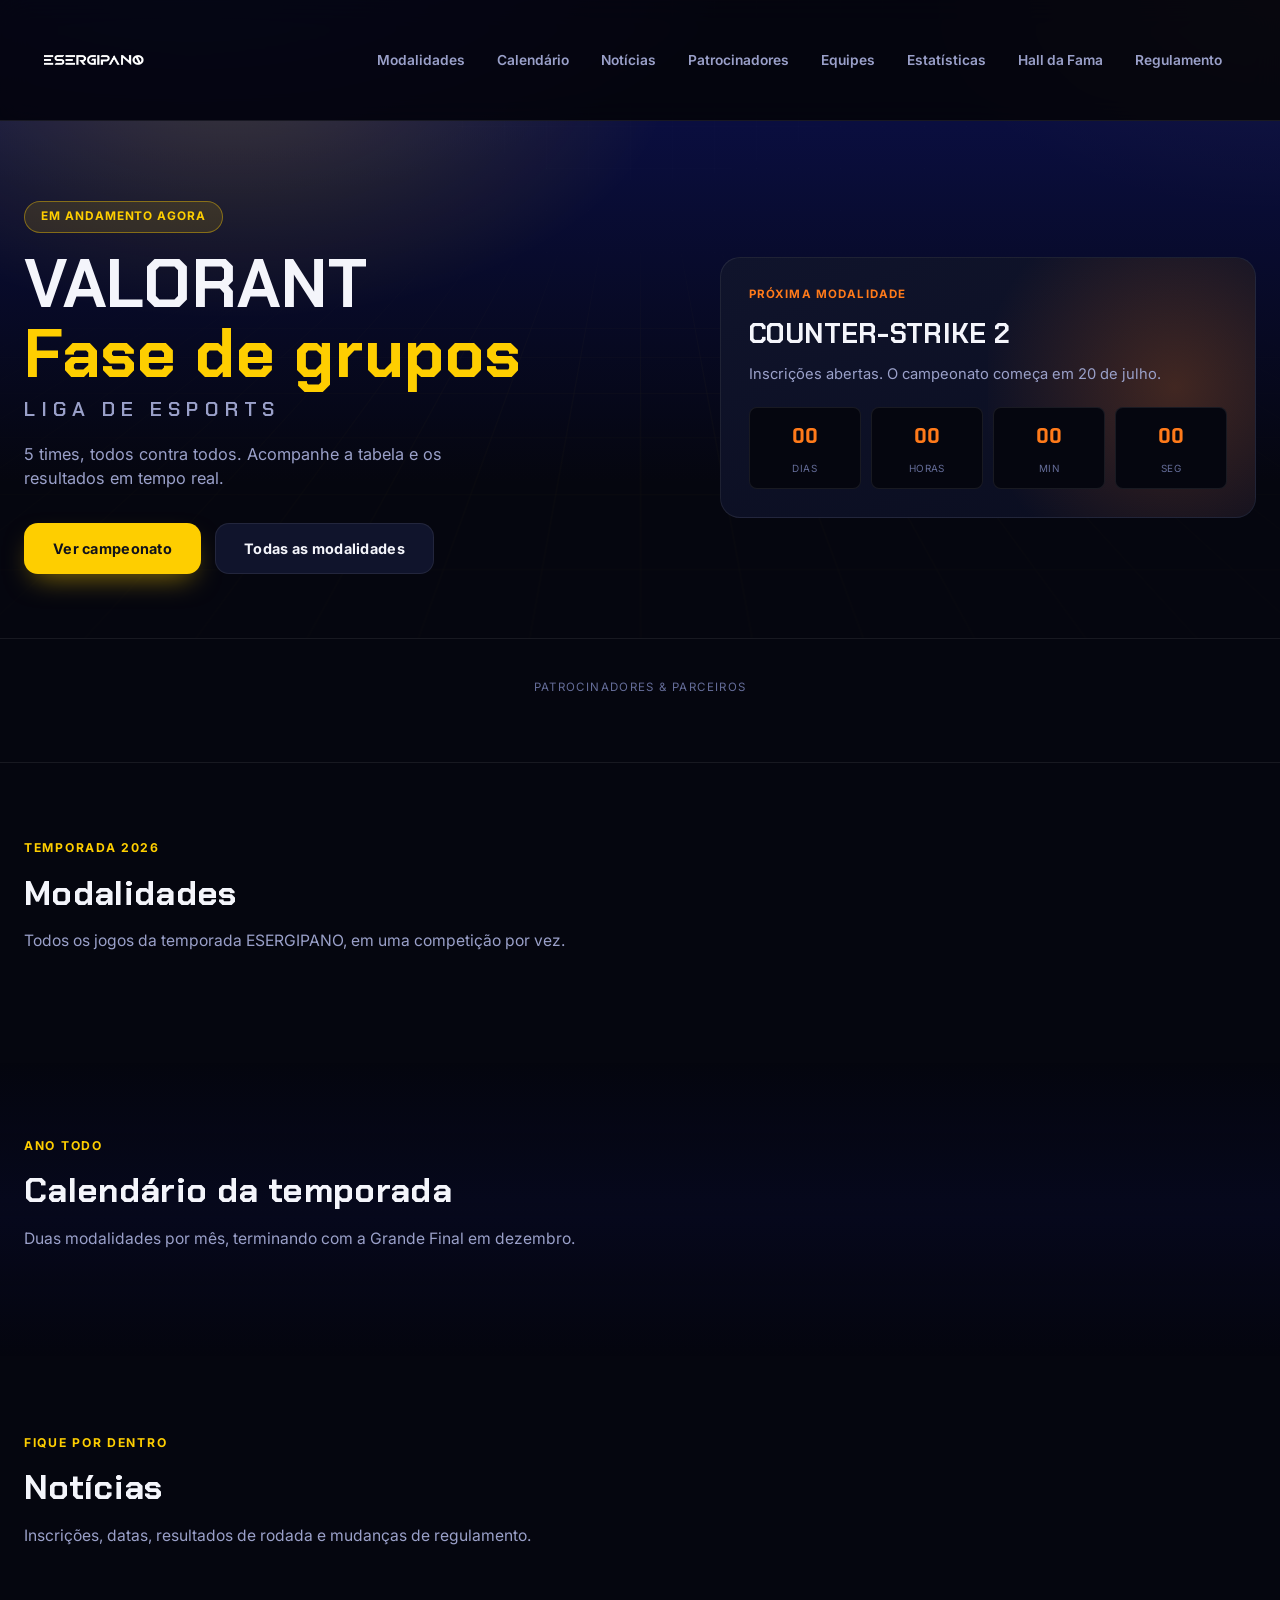
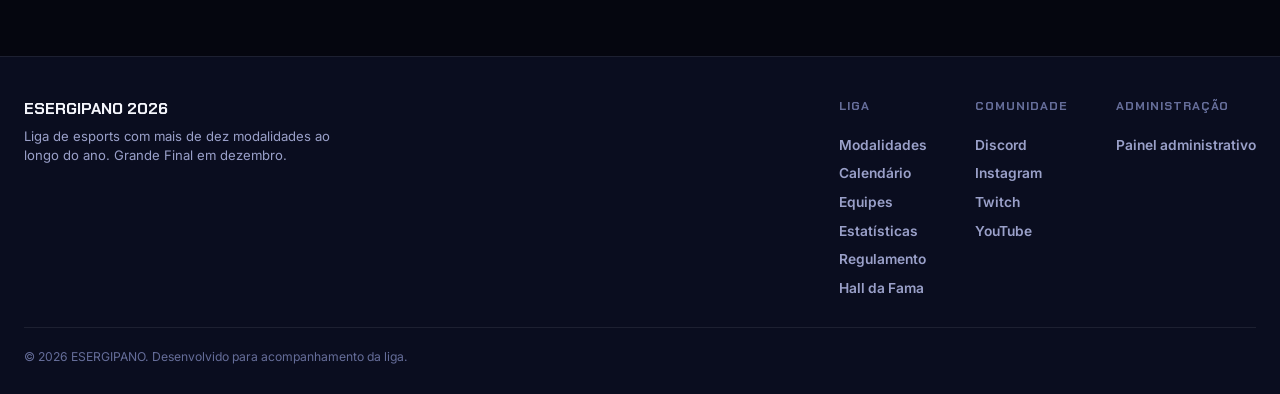
<file: index.html>
<!DOCTYPE html>
<html lang="pt-BR">
<head>
<meta charset="UTF-8">
<meta name="viewport" content="width=device-width, initial-scale=1.0">
<title>ESERGIPANO 2026 — Liga de Esports</title>
<meta name="description" content="ESERGIPANO 2026: a liga de esports com Valorant, Counter-Strike 2, League of Legends, EA FC 26, eFootball, Free Fire, Dota 2, Brawl Stars, Street Fighter 6, Clash Royale, TFT e mais. Cronogramas, classificação e resultados em tempo real.">

<!--
  ===========================================================
  ESERGIPANO 2026 — HOME (HUB MULTI-MODALIDADE)
  ===========================================================
  Esta é a porta de entrada do site, com todas as modalidades
  da temporada. Cada campeonato específico (Valorant, CS2...)
  tem sua própria página (ex: modalidades/valorant/index.html).

  O que você edita no dia a dia está em:
    assets/js/hub-data.js   -> modalidades, notícias, patrocinadores
    assets/js/firebase-config.js -> chaves do Firebase (tempo real)

  Este arquivo HTML você raramente precisa tocar.
  ===========================================================
-->

<link rel="preconnect" href="https://fonts.googleapis.com">
<link rel="preconnect" href="https://fonts.gstatic.com" crossorigin>
<link href="https://fonts.googleapis.com/css2?family=Chakra+Petch:wght@500;600;700&family=Rajdhani:wght@600;700&family=Inter:wght@400;500;600;700&display=swap" rel="stylesheet">
<link rel="stylesheet" href="assets/css/hub.css">
</head>
<body>

<div class="scan-overlay" aria-hidden="true"></div>

<!-- ============================================================ -->
<!-- HEADER -->
<!-- ============================================================ -->
<header class="site-header" id="topo">
  <div class="header-inner">
    <div class="brand">
      <a href="#" id="brandLink" class="brand-link" aria-label="Voltar ao topo da página">
        <img src="assets/logo-campeonato.png" alt="Logo ESERGIPANO 2026" class="brand-logo">
      </a>
    </div>

    <button class="nav-toggle" id="navToggle" aria-label="Abrir menu" aria-expanded="false">
      <span></span><span></span><span></span>
    </button>

    <nav class="main-nav" id="mainNav">
      <a href="#modalidades" class="nav-link">Modalidades</a>
      <a href="#calendario" class="nav-link">Calendário</a>
      <a href="#noticias" class="nav-link">Notícias</a>
      <a href="#patrocinadores" class="nav-link">Patrocinadores</a>
      <a href="equipes/index.html" class="nav-link">Equipes</a>
      <a href="estatisticas/index.html" class="nav-link">Estatísticas</a>
      <a href="hall-da-fama/index.html" class="nav-link">Hall da Fama</a>
      <a href="https://drive.google.com/file/d/12H9XHTRLDM2vGJXWknyyUQuZXDgbbdm1/view" class="nav-link" target="_blank" rel="noopener">Regulamento</a>
    </nav>
  </div>
</header>

<!-- ============================================================ -->
<!-- HERO — modalidade em destaque + próxima modalidade -->
<!-- ============================================================ -->
<section class="hero" id="hero">
  <div class="hero-grid" aria-hidden="true"></div>
  <div class="hero-inner">
    <div class="hero-main">
      <span class="hero-eyebrow" id="heroEyebrow"><span class="dot"></span>Carregando…</span>
      <h1 class="hero-title">
        <span id="heroTitle">ESERGIPANO</span>
        <span class="hero-title-accent" id="heroSub">2026</span>
        <span class="hero-title-sub">LIGA DE ESPORTS</span>
      </h1>
      <p class="hero-text" id="heroText">A temporada com mais de dez modalidades, todo mês uma competição nova.</p>
      <div class="hero-actions">
        <a href="#" class="btn btn-primary" id="heroBtn">Ver campeonato</a>
        <a href="#modalidades" class="btn btn-secondary">Todas as modalidades</a>
      </div>
    </div>

    <div class="next-card" id="nextCard">
      <span class="next-label" id="nextLabel">Próxima modalidade</span>
      <h2 class="next-title" id="nextTitle">—</h2>
      <p class="next-text" id="nextText">—</p>
      <div class="countdown" id="countdown">
        <div class="countdown-unit"><span class="countdown-num" id="cdDias">00</span><span class="countdown-unit-label">Dias</span></div>
        <div class="countdown-unit"><span class="countdown-num" id="cdHoras">00</span><span class="countdown-unit-label">Horas</span></div>
        <div class="countdown-unit"><span class="countdown-num" id="cdMin">00</span><span class="countdown-unit-label">Min</span></div>
        <div class="countdown-unit"><span class="countdown-num" id="cdSeg">00</span><span class="countdown-unit-label">Seg</span></div>
      </div>
    </div>
  </div>
</section>

<!-- ============================================================ -->
<!-- PATROCINADORES (carrossel) -->
<!-- ============================================================ -->
<section class="sponsors-strip" id="patrocinadores">
  <span class="sponsors-label">Patrocinadores &amp; parceiros</span>
  <div class="sponsors-grid" id="sponsorsGrid"></div>
</section>

<!-- ============================================================ -->
<!-- MODALIDADES -->
<!-- ============================================================ -->
<section class="section" id="modalidades">
  <div class="section-inner">
    <div class="section-head">
      <div>
        <span class="section-eyebrow">Temporada 2026</span>
        <h2 class="section-title">Modalidades</h2>
        <p class="section-lead">Todos os jogos da temporada ESERGIPANO, em uma competição por vez.</p>
      </div>
    </div>
    <div class="modalidades-grid" id="modalidadesGrid"></div>
  </div>
</section>

<!-- ============================================================ -->
<!-- CALENDÁRIO DA TEMPORADA -->
<!-- ============================================================ -->
<section class="section section-alt" id="calendario">
  <div class="section-inner">
    <span class="section-eyebrow">Ano todo</span>
    <h2 class="section-title">Calendário da temporada</h2>
    <p class="section-lead">Duas modalidades por mês, terminando com a Grande Final em dezembro.</p>
    <div class="calendario-trilho" id="calendarioTrilho" style="margin-top: 32px;"></div>
  </div>
</section>

<!-- ============================================================ -->
<!-- NOTÍCIAS -->
<!-- ============================================================ -->
<section class="section" id="noticias">
  <div class="section-inner">
    <span class="section-eyebrow">Fique por dentro</span>
    <h2 class="section-title">Notícias</h2>
    <p class="section-lead">Inscrições, datas, resultados de rodada e mudanças de regulamento.</p>
    <div class="noticias-grid" id="noticiasGrid" style="margin-top: 32px;"></div>
  </div>
</section>

<!-- ============================================================ -->
<!-- RODAPÉ -->
<!-- ============================================================ -->
<footer class="site-footer">
  <div class="footer-inner">
    <div class="footer-brand">
      <span class="footer-title">ESERGIPANO 2026</span>
      <span class="footer-sub">Liga de esports com mais de dez modalidades ao longo do ano. Grande Final em dezembro.</span>
    </div>
    <div class="footer-cols">
      <div class="footer-col">
        <h4>Liga</h4>
        <a href="#modalidades" class="social-link">Modalidades</a>
        <a href="#calendario" class="social-link">Calendário</a>
        <a href="equipes/index.html" class="social-link">Equipes</a>
        <a href="estatisticas/index.html" class="social-link">Estatísticas</a>
        <a href="https://drive.google.com/file/d/12H9XHTRLDM2vGJXWknyyUQuZXDgbbdm1/view" class="social-link" target="_blank" rel="noopener">Regulamento</a>
        <a href="hall-da-fama/index.html" class="social-link">Hall da Fama</a>
      </div>
      <div class="footer-col">
        <h4>Comunidade</h4>
        <a href="https://discord.gg/apnZ8FbGwd" class="social-link" aria-label="Discord" target="_blank" rel="noopener">Discord</a>
        <a href="https://www.instagram.com/feseeeoficial/" class="social-link" aria-label="Instagram" target="_blank" rel="noopener">Instagram</a>
        <a href="https://www.twitch.tv/feseee" class="social-link" aria-label="Twitch" target="_blank" rel="noopener">Twitch</a>
        <a href="https://www.youtube.com/@E-Sergipano" class="social-link" aria-label="YouTube" target="_blank" rel="noopener">YouTube</a>
      </div>
      <div class="footer-col">
        <h4>Administração</h4>
        <a href="modalidades/valorant/index.html#administracao" class="social-link">Painel administrativo</a>
      </div>
    </div>
  </div>
  <div class="footer-bottom">© 2026 ESERGIPANO. Desenvolvido para acompanhamento da liga.</div>
</footer>

<script src="assets/js/firebase-config.js"></script>
<script src="assets/js/hub-data.js"></script>
<script src="assets/js/hub.js"></script>
</body>
</html>
</file>
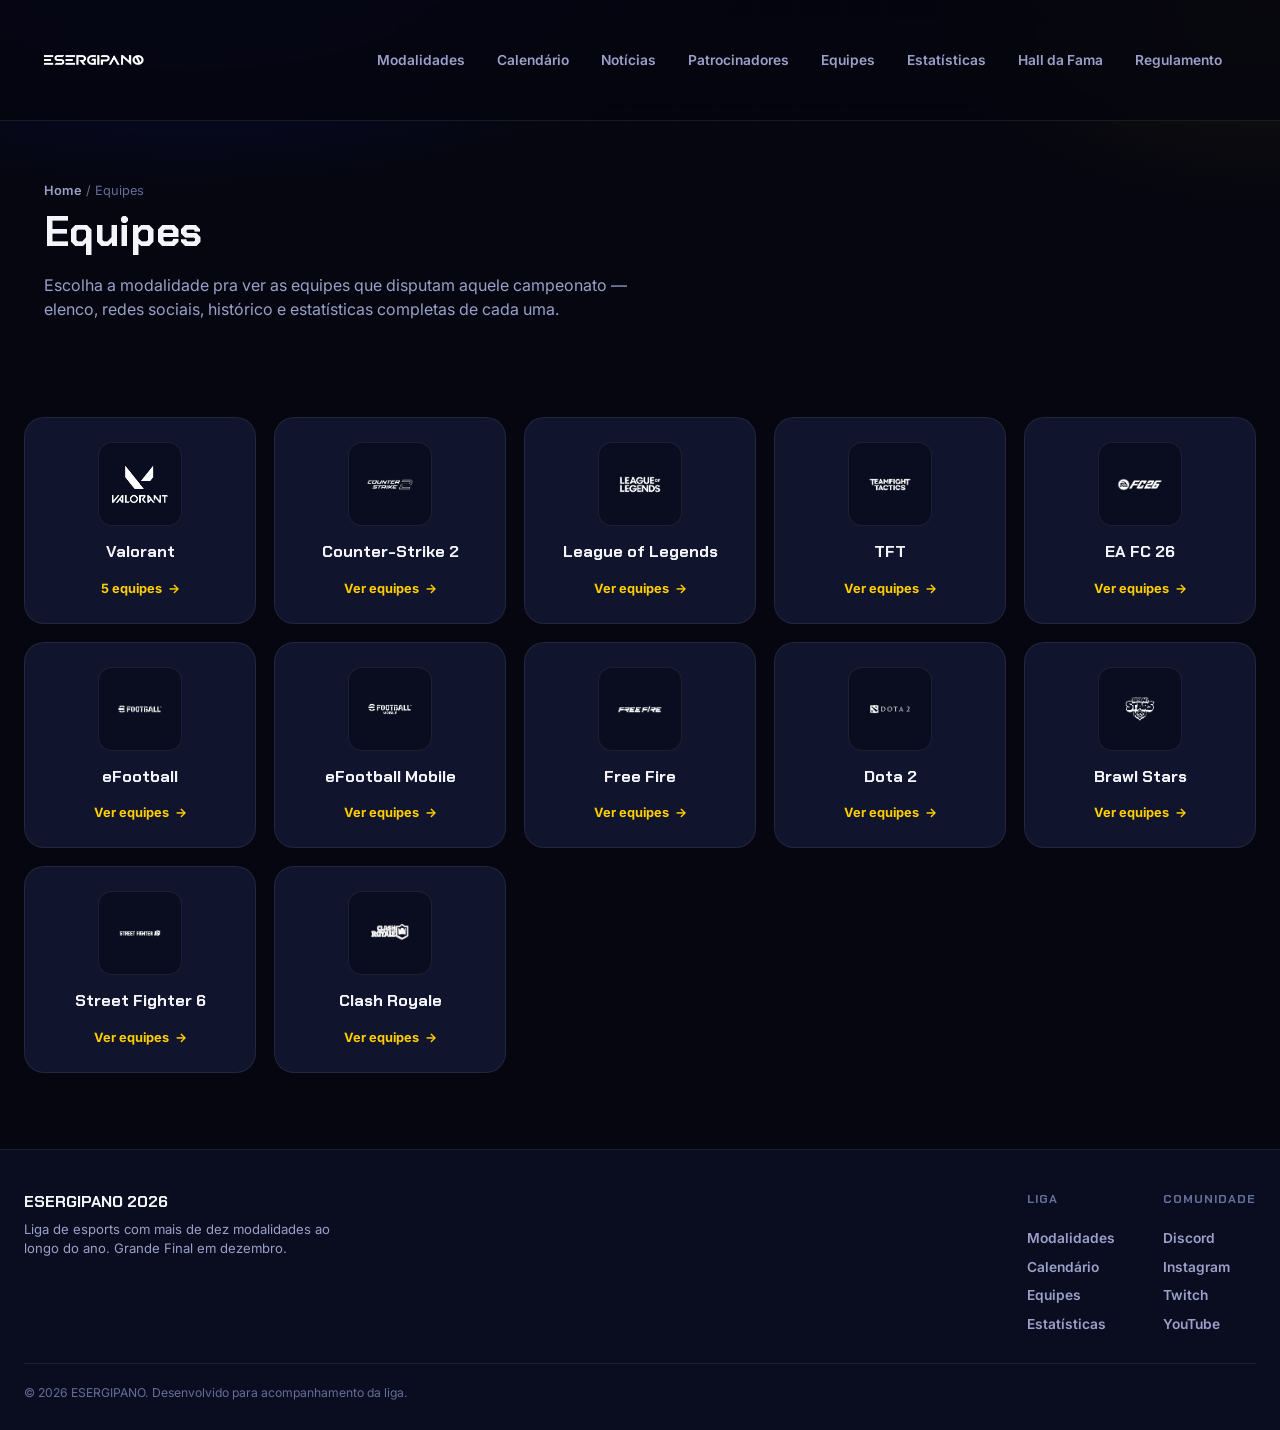
<file: equipes/index.html>
<!DOCTYPE html>
<html lang="pt-BR">
<head>
<meta charset="UTF-8">
<meta name="viewport" content="width=device-width, initial-scale=1.0">
<title>Equipes — ESERGIPANO 2026</title>
<meta name="description" content="Todas as equipes da liga ESERGIPANO 2026: elenco, organização, redes sociais e desempenho na temporada.">

<link rel="preconnect" href="https://fonts.googleapis.com">
<link rel="preconnect" href="https://fonts.gstatic.com" crossorigin>
<link href="https://fonts.googleapis.com/css2?family=Chakra+Petch:wght@500;600;700&family=Rajdhani:wght@600;700&family=Inter:wght@400;500;600;700&display=swap" rel="stylesheet">
<link rel="stylesheet" href="../assets/css/hub.css">
<link rel="stylesheet" href="../assets/css/paginas.css">
</head>
<body>

<div class="scan-overlay" aria-hidden="true"></div>

<header class="site-header" id="topo">
  <div class="header-inner">
    <div class="brand">
      <a href="../index.html" class="brand-link" aria-label="Voltar para a home do ESERGIPANO">
        <img src="../assets/logo-campeonato.png" alt="Logo ESERGIPANO 2026" class="brand-logo">
      </a>
    </div>
    <button class="nav-toggle" id="navToggle" aria-label="Abrir menu" aria-expanded="false">
      <span></span><span></span><span></span>
    </button>
    <nav class="main-nav" id="mainNav">
      <a href="../index.html#modalidades" class="nav-link">Modalidades</a>
      <a href="../index.html#calendario" class="nav-link">Calendário</a>
      <a href="../index.html#noticias" class="nav-link">Notícias</a>
      <a href="../index.html#patrocinadores" class="nav-link">Patrocinadores</a>
      <a href="index.html" class="nav-link">Equipes</a>
      <a href="../estatisticas/index.html" class="nav-link">Estatísticas</a>
      <a href="../hall-da-fama/index.html" class="nav-link">Hall da Fama</a>
      <a href="https://drive.google.com/file/d/12H9XHTRLDM2vGJXWknyyUQuZXDgbbdm1/view" class="nav-link" target="_blank" rel="noopener">Regulamento</a>
    </nav>
  </div>
</header>

<section class="pagina-hero">
  <span class="pagina-breadcrumb"><a href="../index.html">Home</a> / Equipes</span>
  <h1 class="pagina-titulo">Equipes</h1>
  <p class="pagina-lead">Escolha a modalidade pra ver as equipes que disputam aquele campeonato — elenco, redes sociais, histórico e estatísticas completas de cada uma.</p>
</section>

<section class="section">
  <div class="section-inner">
    <div class="equipes-grid" id="modalidadesEquipesGrid">
      <!-- Cards de modalidade inseridos automaticamente -->
    </div>
  </div>
</section>

<footer class="site-footer">
  <div class="footer-inner">
    <div class="footer-brand">
      <span class="footer-title">ESERGIPANO 2026</span>
      <span class="footer-sub">Liga de esports com mais de dez modalidades ao longo do ano. Grande Final em dezembro.</span>
    </div>
    <div class="footer-cols">
      <div class="footer-col">
        <h4>Liga</h4>
        <a href="../index.html#modalidades" class="social-link">Modalidades</a>
        <a href="../index.html#calendario" class="social-link">Calendário</a>
        <a href="index.html" class="social-link">Equipes</a>
        <a href="../estatisticas/index.html" class="social-link">Estatísticas</a>
      </div>
      <div class="footer-col">
        <h4>Comunidade</h4>
        <a href="https://discord.gg/apnZ8FbGwd" class="social-link" aria-label="Discord" target="_blank" rel="noopener">Discord</a>
        <a href="https://www.instagram.com/feseeeoficial/" class="social-link" aria-label="Instagram" target="_blank" rel="noopener">Instagram</a>
        <a href="https://www.twitch.tv/feseee" class="social-link" aria-label="Twitch" target="_blank" rel="noopener">Twitch</a>
        <a href="https://www.youtube.com/@E-Sergipano" class="social-link" aria-label="YouTube" target="_blank" rel="noopener">YouTube</a>
      </div>
    </div>
  </div>
  <div class="footer-bottom">© 2026 ESERGIPANO. Desenvolvido para acompanhamento da liga.</div>
</footer>

<script src="../assets/js/hub-data.js"></script>
<script src="../assets/js/valorant-data.js"></script>
<script src="../assets/js/teams-data.js"></script>
<script src="../assets/js/teams-engine.js"></script>
<script>document.addEventListener("DOMContentLoaded", renderModalidadesEquipes);</script>
</body>
</html>
</file>
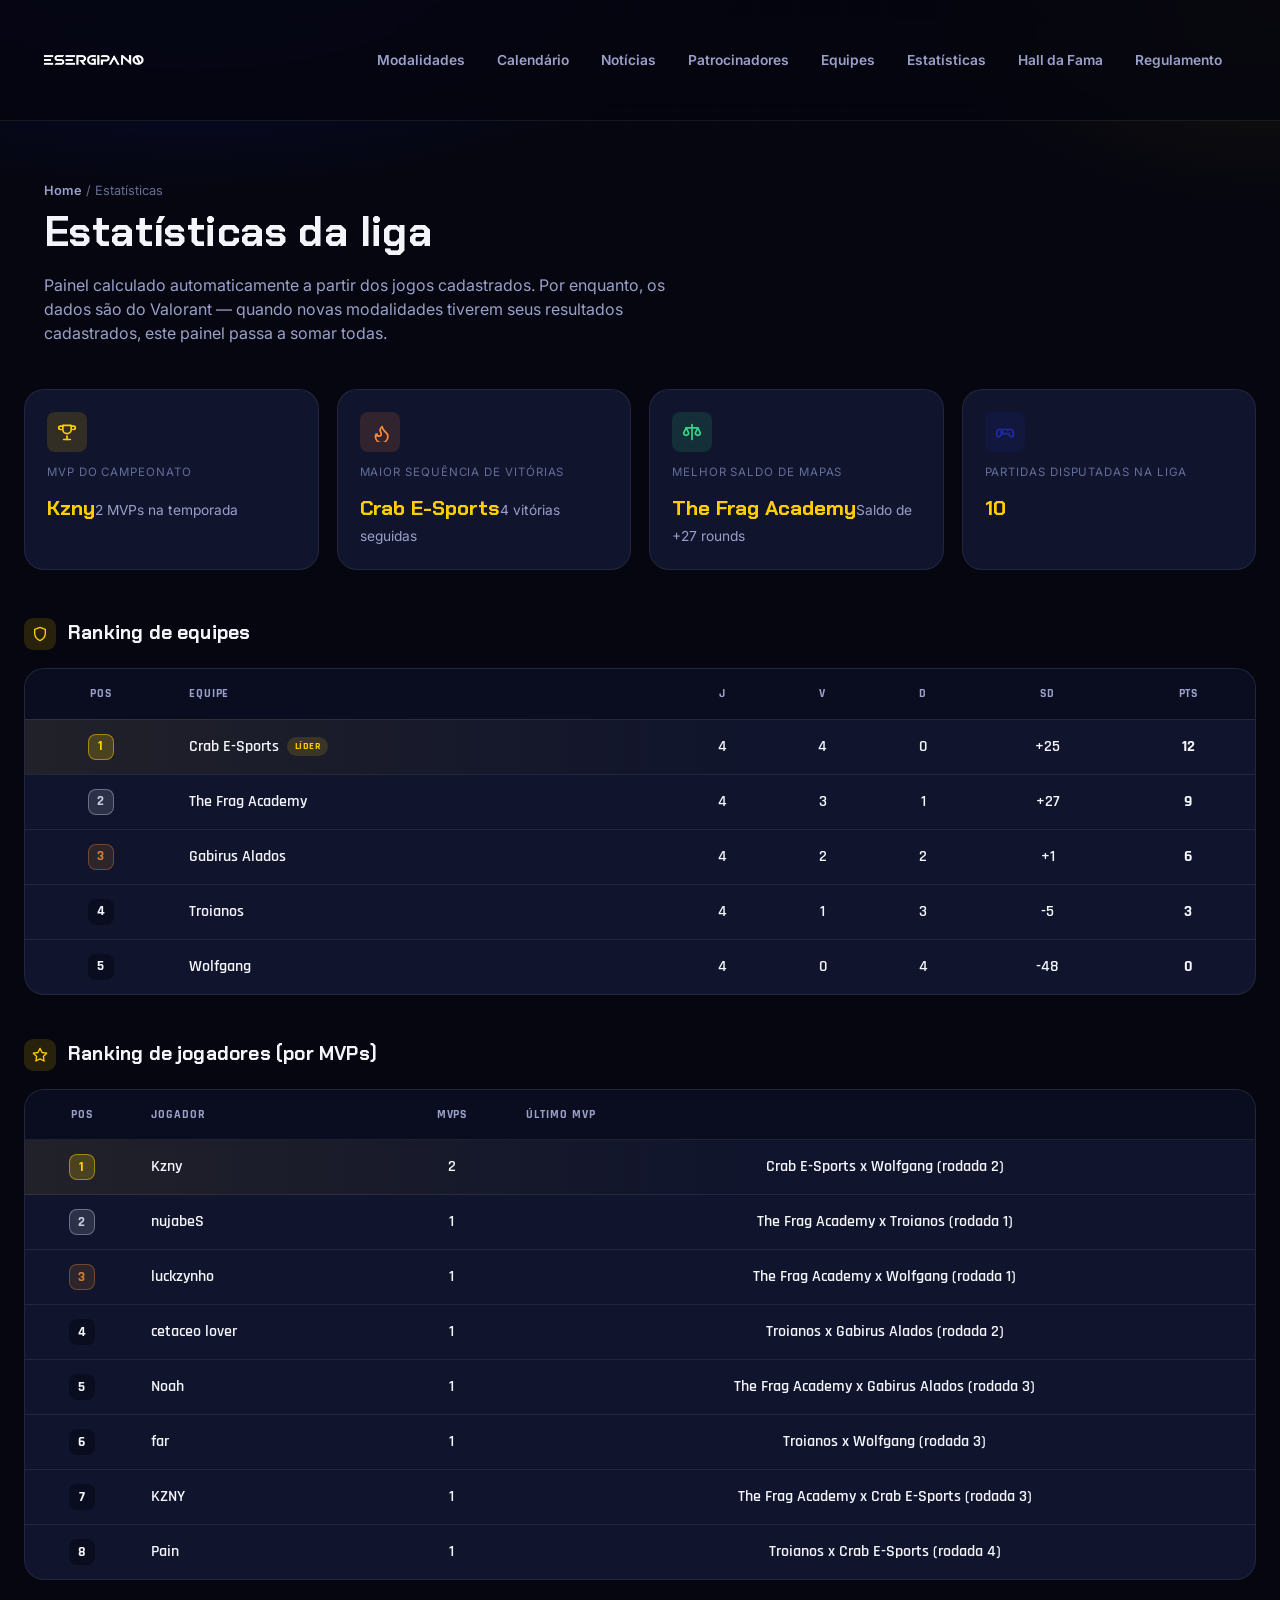
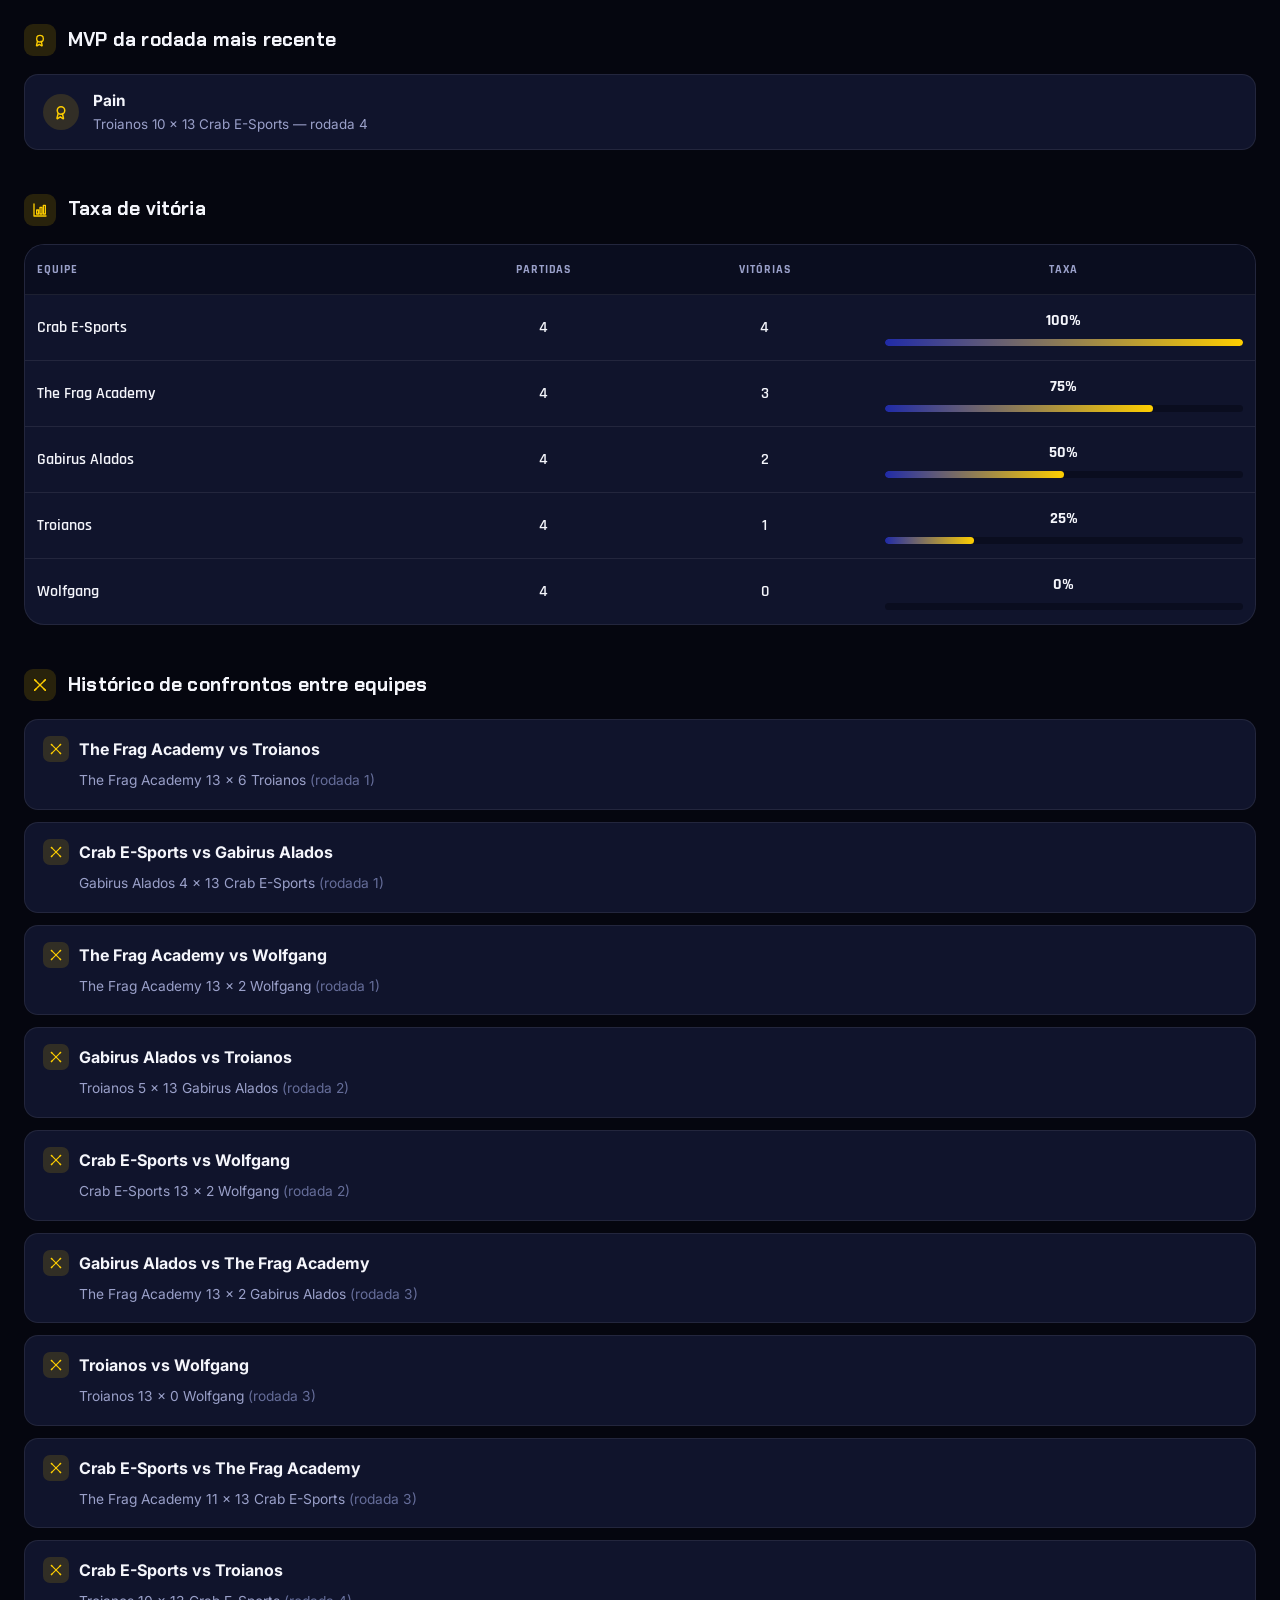
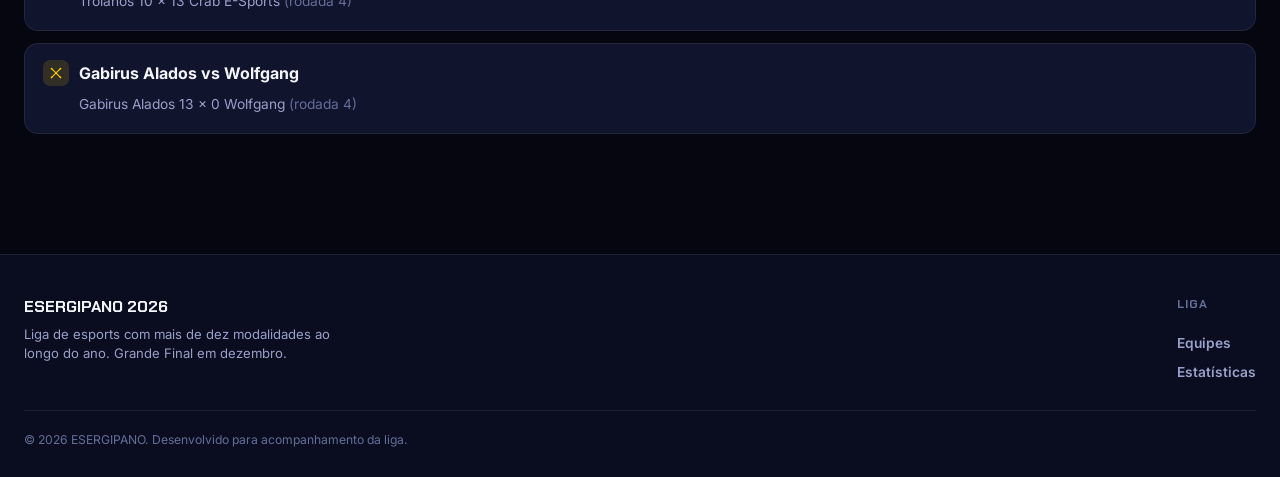
<file: estatisticas/index.html>
<!DOCTYPE html>
<html lang="pt-BR">
<head>
<meta charset="UTF-8">
<meta name="viewport" content="width=device-width, initial-scale=1.0">
<title>Estatísticas — ESERGIPANO 2026</title>
<meta name="description" content="Ranking de equipes e jogadores, MVPs, sequências de vitórias, saldo de mapas e confrontos diretos da liga ESERGIPANO 2026.">

<link rel="preconnect" href="https://fonts.googleapis.com">
<link rel="preconnect" href="https://fonts.gstatic.com" crossorigin>
<link href="https://fonts.googleapis.com/css2?family=Chakra+Petch:wght@500;600;700&family=Rajdhani:wght@600;700&family=Inter:wght@400;500;600;700&display=swap" rel="stylesheet">
<link rel="stylesheet" href="../assets/css/hub.css">
<link rel="stylesheet" href="../assets/css/campeonato.css">
<link rel="stylesheet" href="../assets/css/paginas.css">
</head>
<body style="--mod-color-rgb: 254, 206, 0;">

<div class="scan-overlay" aria-hidden="true"></div>

<header class="site-header" id="topo">
  <div class="header-inner">
    <div class="brand">
      <a href="../index.html" class="brand-link" aria-label="Voltar para a home do ESERGIPANO">
        <img src="../assets/logo-campeonato.png" alt="Logo ESERGIPANO 2026" class="brand-logo">
      </a>
    </div>
    <button class="nav-toggle" id="navToggle" aria-label="Abrir menu" aria-expanded="false">
      <span></span><span></span><span></span>
    </button>
    <nav class="main-nav" id="mainNav">
      <a href="../index.html#modalidades" class="nav-link">Modalidades</a>
      <a href="../index.html#calendario" class="nav-link">Calendário</a>
      <a href="../index.html#noticias" class="nav-link">Notícias</a>
      <a href="../index.html#patrocinadores" class="nav-link">Patrocinadores</a>
      <a href="../equipes/index.html" class="nav-link">Equipes</a>
      <a href="index.html" class="nav-link">Estatísticas</a>
      <a href="../hall-da-fama/index.html" class="nav-link">Hall da Fama</a>
      <a href="https://drive.google.com/file/d/12H9XHTRLDM2vGJXWknyyUQuZXDgbbdm1/view" class="nav-link" target="_blank" rel="noopener">Regulamento</a>
    </nav>
  </div>
</header>

<section class="pagina-hero">
  <span class="pagina-breadcrumb"><a href="../index.html">Home</a> / Estatísticas</span>
  <h1 class="pagina-titulo">Estatísticas da liga</h1>
  <p class="pagina-lead">Painel calculado automaticamente a partir dos jogos cadastrados. Por enquanto, os dados são do Valorant — quando novas modalidades tiverem seus resultados cadastrados, este painel passa a somar todas.</p>
  <p class="pagina-lead" id="estatisticasAviso" style="display:none; color: var(--loss); margin-top: 14px;">Ainda não há dados de jogos cadastrados para calcular estatísticas.</p>
</section>

<section class="section" style="padding-top:24px;">
  <div class="section-inner">

    <!-- Destaques rápidos -->
    <div class="stat-destaque-grid">
      <div class="stat-destaque-card reveal" style="--sd-rgb: 254, 206, 0;">
        <div class="stat-destaque-icon">
          <svg viewBox="0 0 24 24" fill="none" stroke="currentColor" stroke-width="2" stroke-linecap="round" stroke-linejoin="round"><path d="M8 21h8"/><path d="M12 17v4"/><path d="M7 4h10v5a5 5 0 0 1-10 0V4Z"/><path d="M7 5H4a2 2 0 0 0 0 4h1"/><path d="M17 5h3a2 2 0 0 1 0 4h-1"/></svg>
        </div>
        <span class="stat-destaque-titulo">MVP do campeonato</span>
        <div id="mvpCampeonato"><span class="stat-destaque-sub">Carregando…</span></div>
      </div>
      <div class="stat-destaque-card reveal" style="--sd-rgb: 255, 138, 61;">
        <div class="stat-destaque-icon">
          <svg viewBox="0 0 24 24" fill="none" stroke="currentColor" stroke-width="2" stroke-linecap="round" stroke-linejoin="round"><path d="M8.5 14.5A2.5 2.5 0 0 0 11 17a2.5 2.5 0 0 0 2.5-2.5c0-1.38-.5-2-1-3-1.072-2.143-.224-4.054 2-6 .5 2.5 2 4.9 4 6.5 2 1.6 3 3.5 3 5.5a7.5 7.5 0 1 1-15 0c0-1.153.433-2.294 1-3a2.5 2.5 0 0 0 2.5 2.5"/></svg>
        </div>
        <span class="stat-destaque-titulo">Maior sequência de vitórias</span>
        <div id="maiorSequencia"><span class="stat-destaque-sub">Carregando…</span></div>
      </div>
      <div class="stat-destaque-card reveal" style="--sd-rgb: 53, 212, 136;">
        <div class="stat-destaque-icon">
          <svg viewBox="0 0 24 24" fill="none" stroke="currentColor" stroke-width="2" stroke-linecap="round" stroke-linejoin="round"><path d="M12 3v18"/><path d="M5 7h14"/><path d="M5 7l-3 6a3 3 0 0 0 6 0Z"/><path d="M19 7l-3 6a3 3 0 0 0 6 0Z"/></svg>
        </div>
        <span class="stat-destaque-titulo">Melhor saldo de mapas</span>
        <div id="melhorSaldo"><span class="stat-destaque-sub">Carregando…</span></div>
      </div>
      <div class="stat-destaque-card reveal" style="--sd-rgb: 32, 43, 168;">
        <div class="stat-destaque-icon">
          <svg viewBox="0 0 24 24" fill="none" stroke="currentColor" stroke-width="2" stroke-linecap="round" stroke-linejoin="round"><path d="M2 15c0-3.5 1.5-6 3-6h14c1.5 0 3 2.5 3 6 0 2-1 3-2 3-1.5 0-2-1-3-2.5-.5-.8-1.3-1.5-3-1.5H10c-1.7 0-2.5.7-3 1.5C6 17 5.5 18 4 18c-1 0-2-1-2-3Z"/><circle cx="15" cy="10.5" r="0.8" fill="currentColor" stroke="none"/><circle cx="17.2" cy="12.5" r="0.8" fill="currentColor" stroke="none"/><path d="M6.5 12h3"/><path d="M8 10.5v3"/></svg>
        </div>
        <span class="stat-destaque-titulo">Partidas disputadas na liga</span>
        <div><span class="stat-destaque-nome" id="totalPartidas">0</span></div>
      </div>
    </div>

    <!-- Ranking de equipes -->
    <div class="equipe-secao reveal">
      <div class="secao-titulo-wrap">
        <span class="secao-icone">
          <svg viewBox="0 0 24 24" fill="none" stroke="currentColor" stroke-width="2" stroke-linecap="round" stroke-linejoin="round"><path d="M12 2 4 5v6c0 5 3.5 9 8 11 4.5-2 8-6 8-11V5l-8-3Z"/></svg>
        </span>
        <h2>Ranking de equipes</h2>
      </div>
      <div class="table-wrap">
        <table class="standings-table">
          <thead><tr><th>Pos</th><th class="col-team">Equipe</th><th>J</th><th>V</th><th>D</th><th>SD</th><th>Pts</th></tr></thead>
          <tbody id="rankingEquipesBody"></tbody>
        </table>
      </div>
    </div>

    <!-- Ranking de jogadores -->
    <div class="equipe-secao reveal">
      <div class="secao-titulo-wrap">
        <span class="secao-icone">
          <svg viewBox="0 0 24 24" fill="none" stroke="currentColor" stroke-width="2" stroke-linecap="round" stroke-linejoin="round"><path d="m12 2 3.09 6.26L22 9.27l-5 4.87 1.18 6.88L12 17.77l-6.18 3.25L7 14.14 2 9.27l6.91-1.01L12 2Z"/></svg>
        </span>
        <h2>Ranking de jogadores (por MVPs)</h2>
      </div>
      <div class="table-wrap">
        <table class="standings-table">
          <thead><tr><th>Pos</th><th class="col-team">Jogador</th><th>MVPs</th><th class="col-team">Último MVP</th></tr></thead>
          <tbody id="rankingJogadoresBody"></tbody>
        </table>
      </div>
    </div>

    <!-- MVP da rodada -->
    <div class="equipe-secao reveal">
      <div class="secao-titulo-wrap">
        <span class="secao-icone">
          <svg viewBox="0 0 24 24" fill="none" stroke="currentColor" stroke-width="2" stroke-linecap="round" stroke-linejoin="round"><path d="M12 15a5 5 0 1 0 0-10 5 5 0 0 0 0 10Z"/><path d="m8.21 13.89-1.51 6.32a.5.5 0 0 0 .74.55L11 18.5l3.56 2.26a.5.5 0 0 0 .74-.55l-1.51-6.32"/></svg>
        </span>
        <h2>MVP da rodada mais recente</h2>
      </div>
      <div id="mvpRodadaLista"></div>
    </div>

    <!-- Taxa de vitória -->
    <div class="equipe-secao reveal">
      <div class="secao-titulo-wrap">
        <span class="secao-icone">
          <svg viewBox="0 0 24 24" fill="none" stroke="currentColor" stroke-width="2" stroke-linecap="round" stroke-linejoin="round"><path d="M3 3v18h18"/><rect x="7" y="12" width="3" height="6"/><rect x="12" y="8" width="3" height="10"/><rect x="17" y="5" width="3" height="13"/></svg>
        </span>
        <h2>Taxa de vitória</h2>
      </div>
      <div class="table-wrap">
        <table class="standings-table">
          <thead><tr><th class="col-team">Equipe</th><th>Partidas</th><th>Vitórias</th><th>Taxa</th></tr></thead>
          <tbody id="taxaVitoriaBody"></tbody>
        </table>
      </div>
    </div>

    <!-- Histórico de confrontos -->
    <div class="equipe-secao reveal">
      <div class="secao-titulo-wrap">
        <span class="secao-icone">
          <svg viewBox="0 0 24 24" fill="none" stroke="currentColor" stroke-width="2" stroke-linecap="round" stroke-linejoin="round"><path d="M4 20 20 4"/><path d="M20 20 4 4"/><path d="m4 20 2-2M20 20l-2-2M4 4l2 2M20 4l-2 2"/></svg>
        </span>
        <h2>Histórico de confrontos entre equipes</h2>
      </div>
      <div id="confrontosLista"></div>
    </div>

  </div>
</section>

<footer class="site-footer">
  <div class="footer-inner">
    <div class="footer-brand">
      <span class="footer-title">ESERGIPANO 2026</span>
      <span class="footer-sub">Liga de esports com mais de dez modalidades ao longo do ano. Grande Final em dezembro.</span>
    </div>
    <div class="footer-cols">
      <div class="footer-col">
        <h4>Liga</h4>
        <a href="../equipes/index.html" class="social-link">Equipes</a>
        <a href="index.html" class="social-link">Estatísticas</a>
      </div>
    </div>
  </div>
  <div class="footer-bottom">© 2026 ESERGIPANO. Desenvolvido para acompanhamento da liga.</div>
</footer>

<script src="../assets/js/valorant-data.js"></script>
<script src="../assets/js/estatisticas-engine.js"></script>
</body>
</html>
</file>
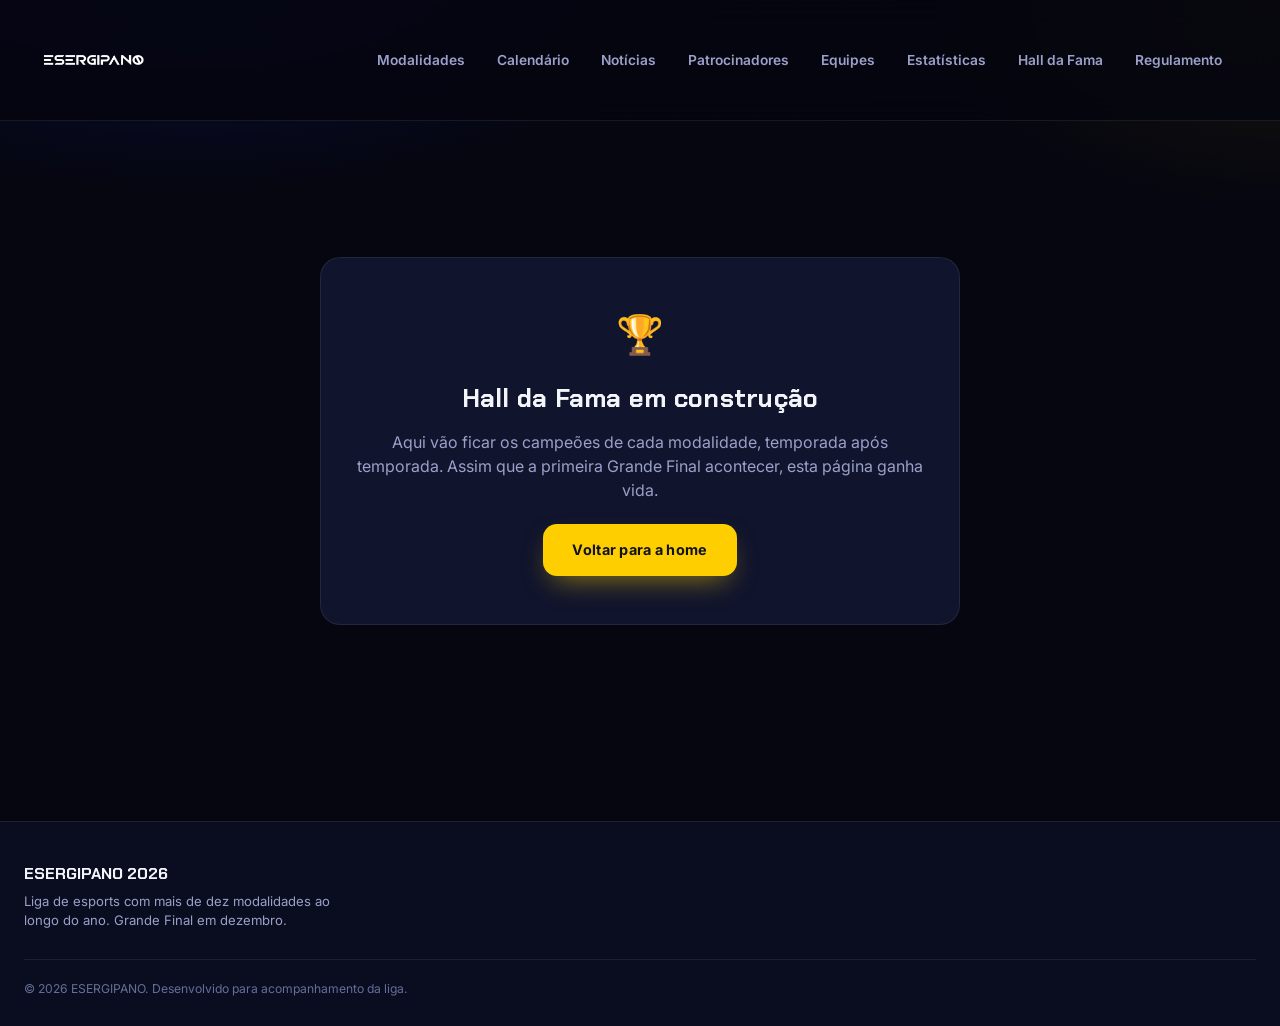
<file: hall-da-fama/index.html>
<!DOCTYPE html>
<html lang="pt-BR">
<head>
<meta charset="UTF-8">
<meta name="viewport" content="width=device-width, initial-scale=1.0">
<title>Hall da Fama — ESERGIPANO 2026</title>

<link rel="preconnect" href="https://fonts.googleapis.com">
<link rel="preconnect" href="https://fonts.gstatic.com" crossorigin>
<link href="https://fonts.googleapis.com/css2?family=Chakra+Petch:wght@500;600;700&family=Rajdhani:wght@600;700&family=Inter:wght@400;500;600;700&display=swap" rel="stylesheet">
<link rel="stylesheet" href="../assets/css/hub.css">
<link rel="stylesheet" href="../assets/css/paginas.css">
</head>
<body>

<div class="scan-overlay" aria-hidden="true"></div>

<header class="site-header" id="topo">
  <div class="header-inner">
    <div class="brand">
      <a href="../index.html" class="brand-link" aria-label="Voltar para a home do ESERGIPANO">
        <img src="../assets/logo-campeonato.png" alt="Logo ESERGIPANO 2026" class="brand-logo">
      </a>
    </div>
    <button class="nav-toggle" id="navToggle" aria-label="Abrir menu" aria-expanded="false">
      <span></span><span></span><span></span>
    </button>
    <nav class="main-nav" id="mainNav">
      <a href="../index.html#modalidades" class="nav-link">Modalidades</a>
      <a href="../index.html#calendario" class="nav-link">Calendário</a>
      <a href="../index.html#noticias" class="nav-link">Notícias</a>
      <a href="../index.html#patrocinadores" class="nav-link">Patrocinadores</a>
      <a href="../equipes/index.html" class="nav-link">Equipes</a>
      <a href="../estatisticas/index.html" class="nav-link">Estatísticas</a>
      <a href="index.html" class="nav-link">Hall da Fama</a>
      <a href="https://drive.google.com/file/d/12H9XHTRLDM2vGJXWknyyUQuZXDgbbdm1/view" class="nav-link" target="_blank" rel="noopener">Regulamento</a>
    </nav>
  </div>
</header>

<section class="section">
  <div class="section-inner">
    <div class="placeholder-box">
      <div class="placeholder-icone">🏆</div>
      <h1>Hall da Fama em construção</h1>
      <p>Aqui vão ficar os campeões de cada modalidade, temporada após temporada. Assim que a primeira Grande Final acontecer, esta página ganha vida.</p>
      <a href="../index.html" class="btn btn-primary">Voltar para a home</a>
    </div>
  </div>
</section>

<footer class="site-footer">
  <div class="footer-inner">
    <div class="footer-brand">
      <span class="footer-title">ESERGIPANO 2026</span>
      <span class="footer-sub">Liga de esports com mais de dez modalidades ao longo do ano. Grande Final em dezembro.</span>
    </div>
  </div>
  <div class="footer-bottom">© 2026 ESERGIPANO. Desenvolvido para acompanhamento da liga.</div>
</footer>

<script>
  document.addEventListener("DOMContentLoaded", () => {
    const botao = document.getElementById("navToggle");
    const menu = document.getElementById("mainNav");
    if (botao && menu) {
      botao.addEventListener("click", () => {
        const aberto = menu.classList.toggle("open");
        botao.setAttribute("aria-expanded", aberto ? "true" : "false");
      });
    }
  });
</script>
</body>
</html>
</file>
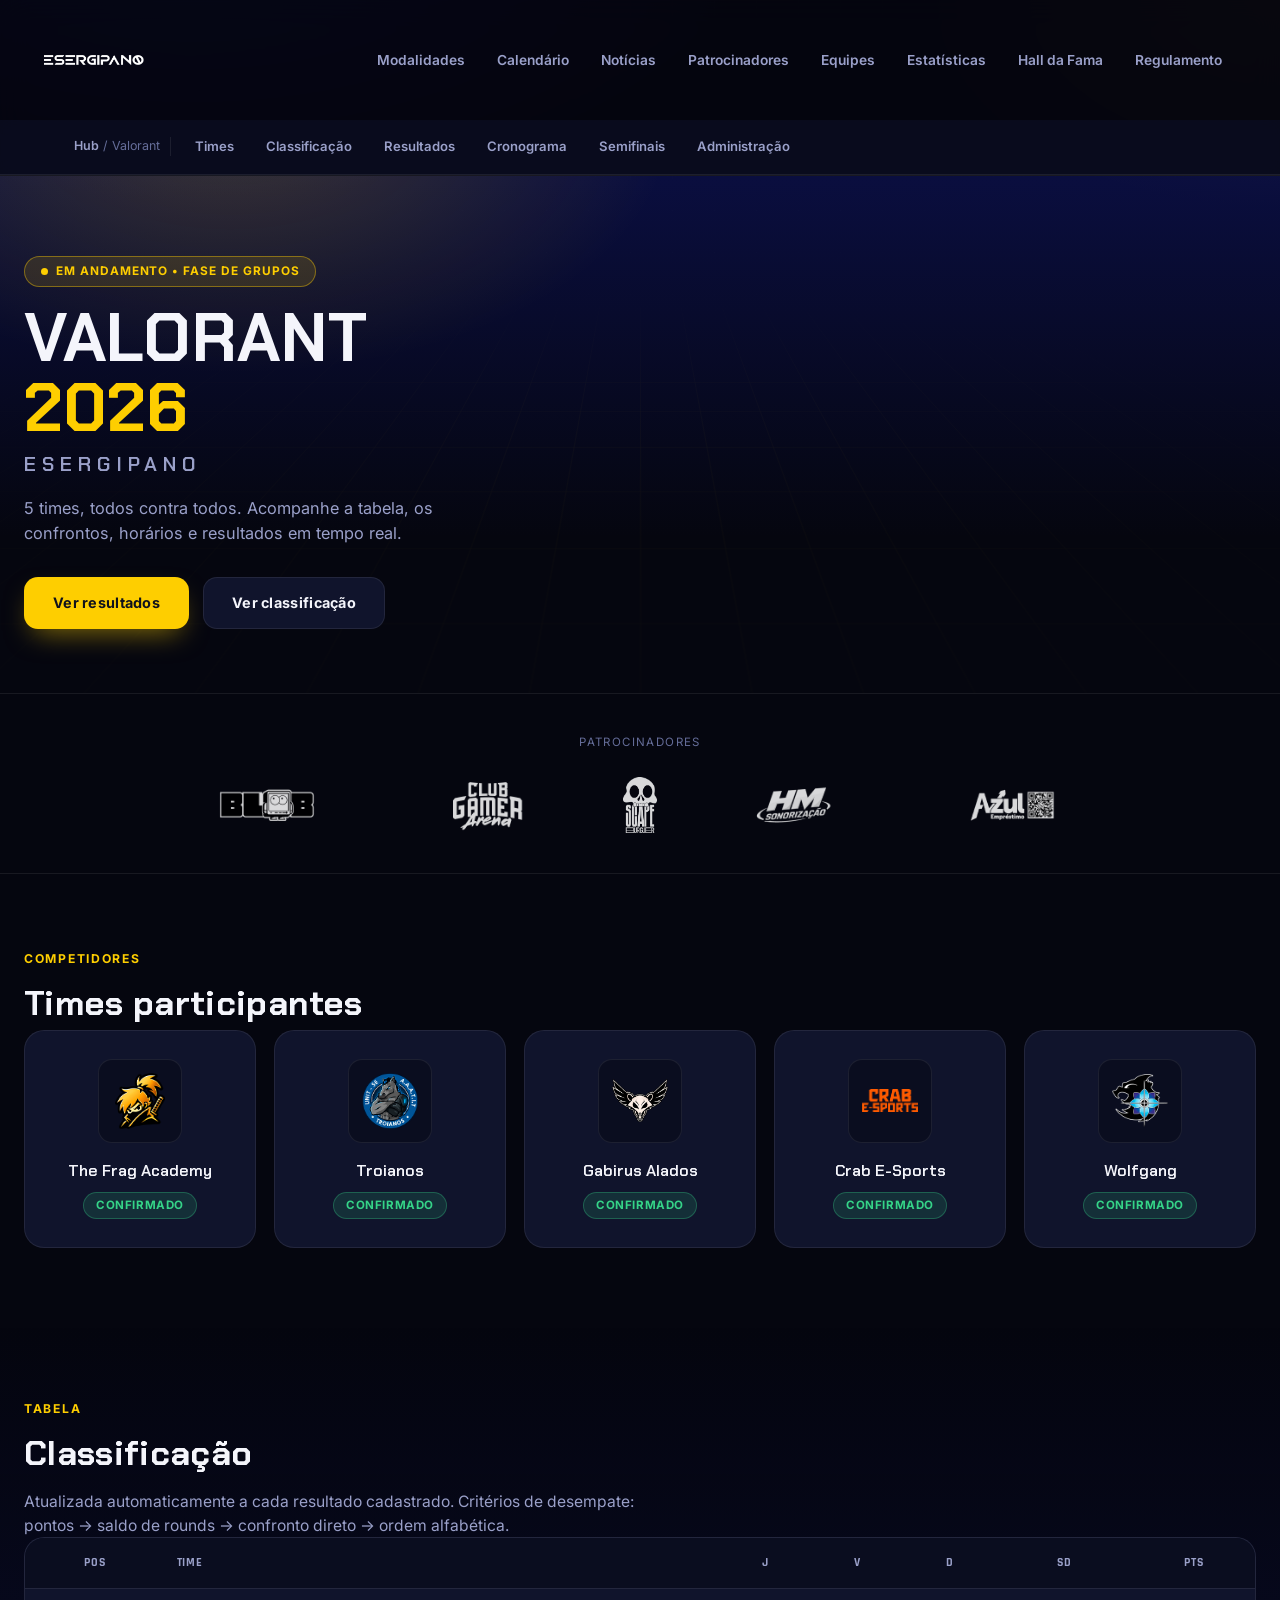
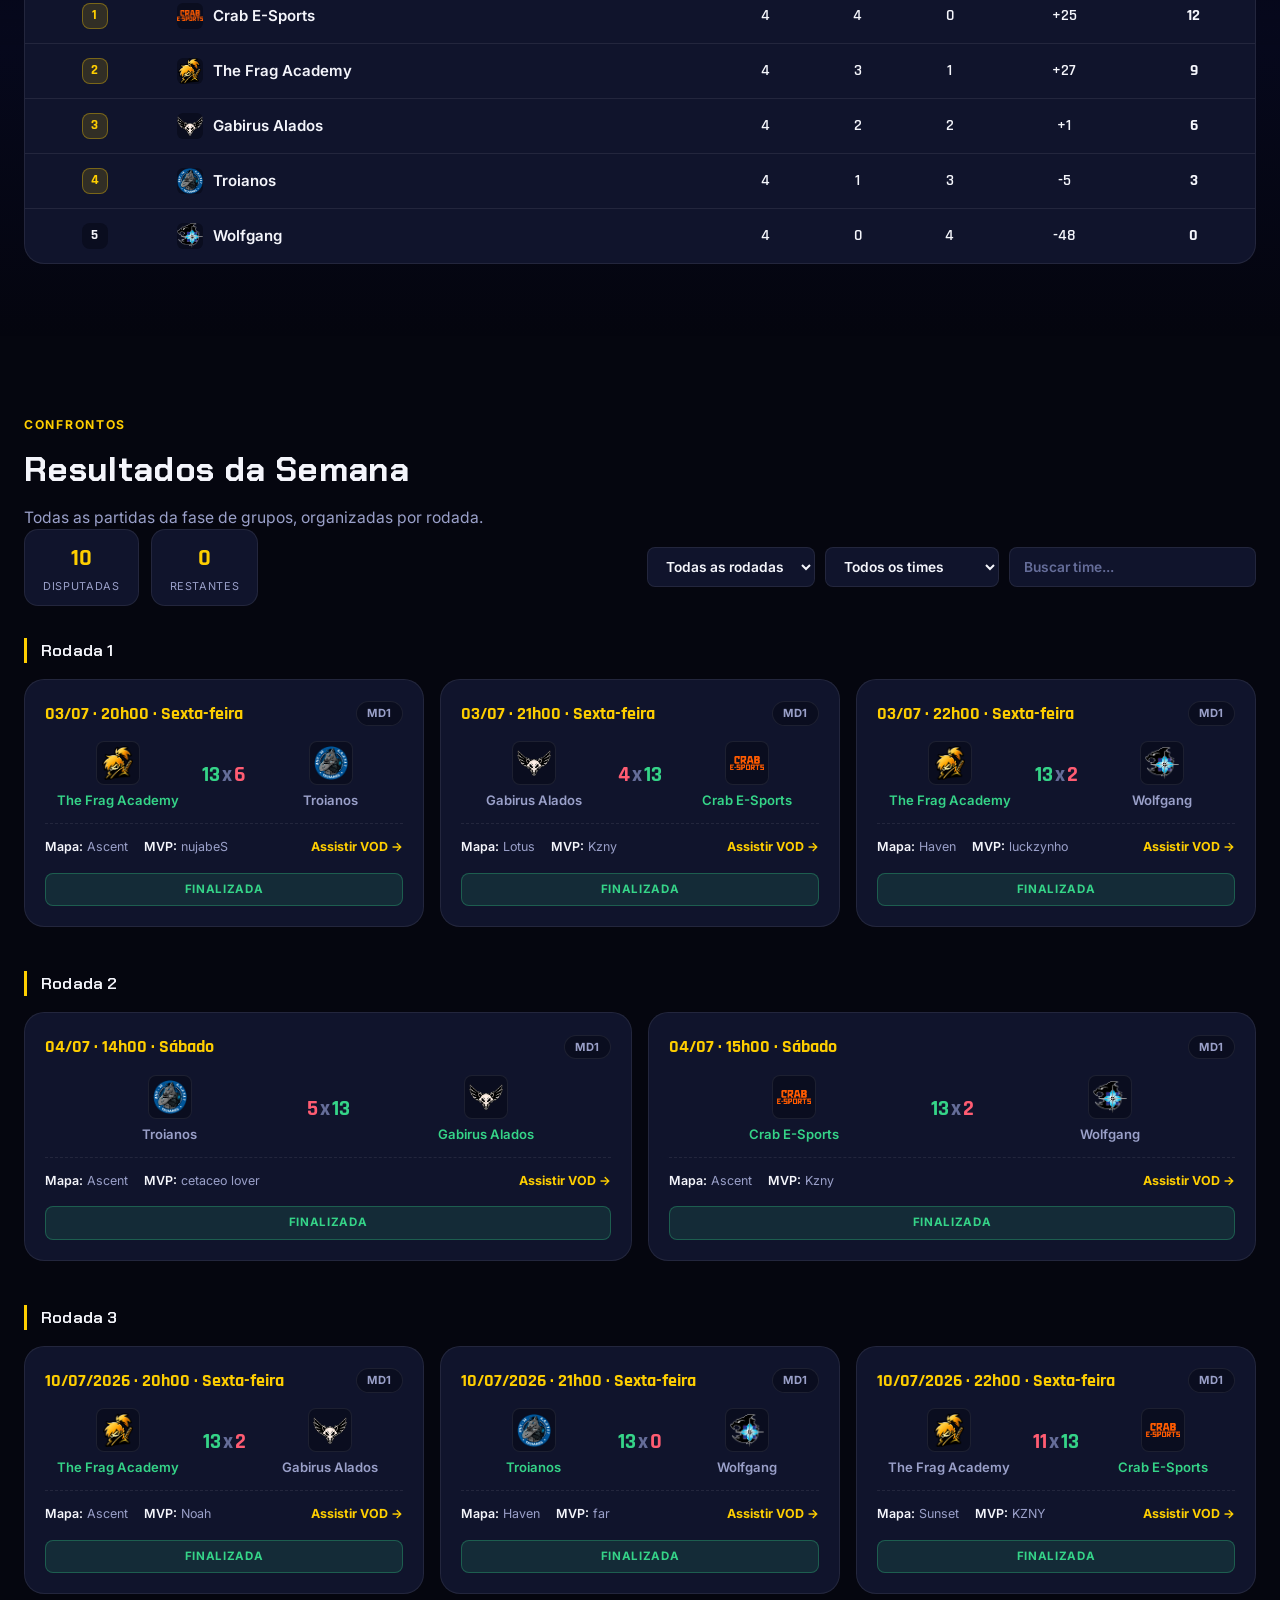
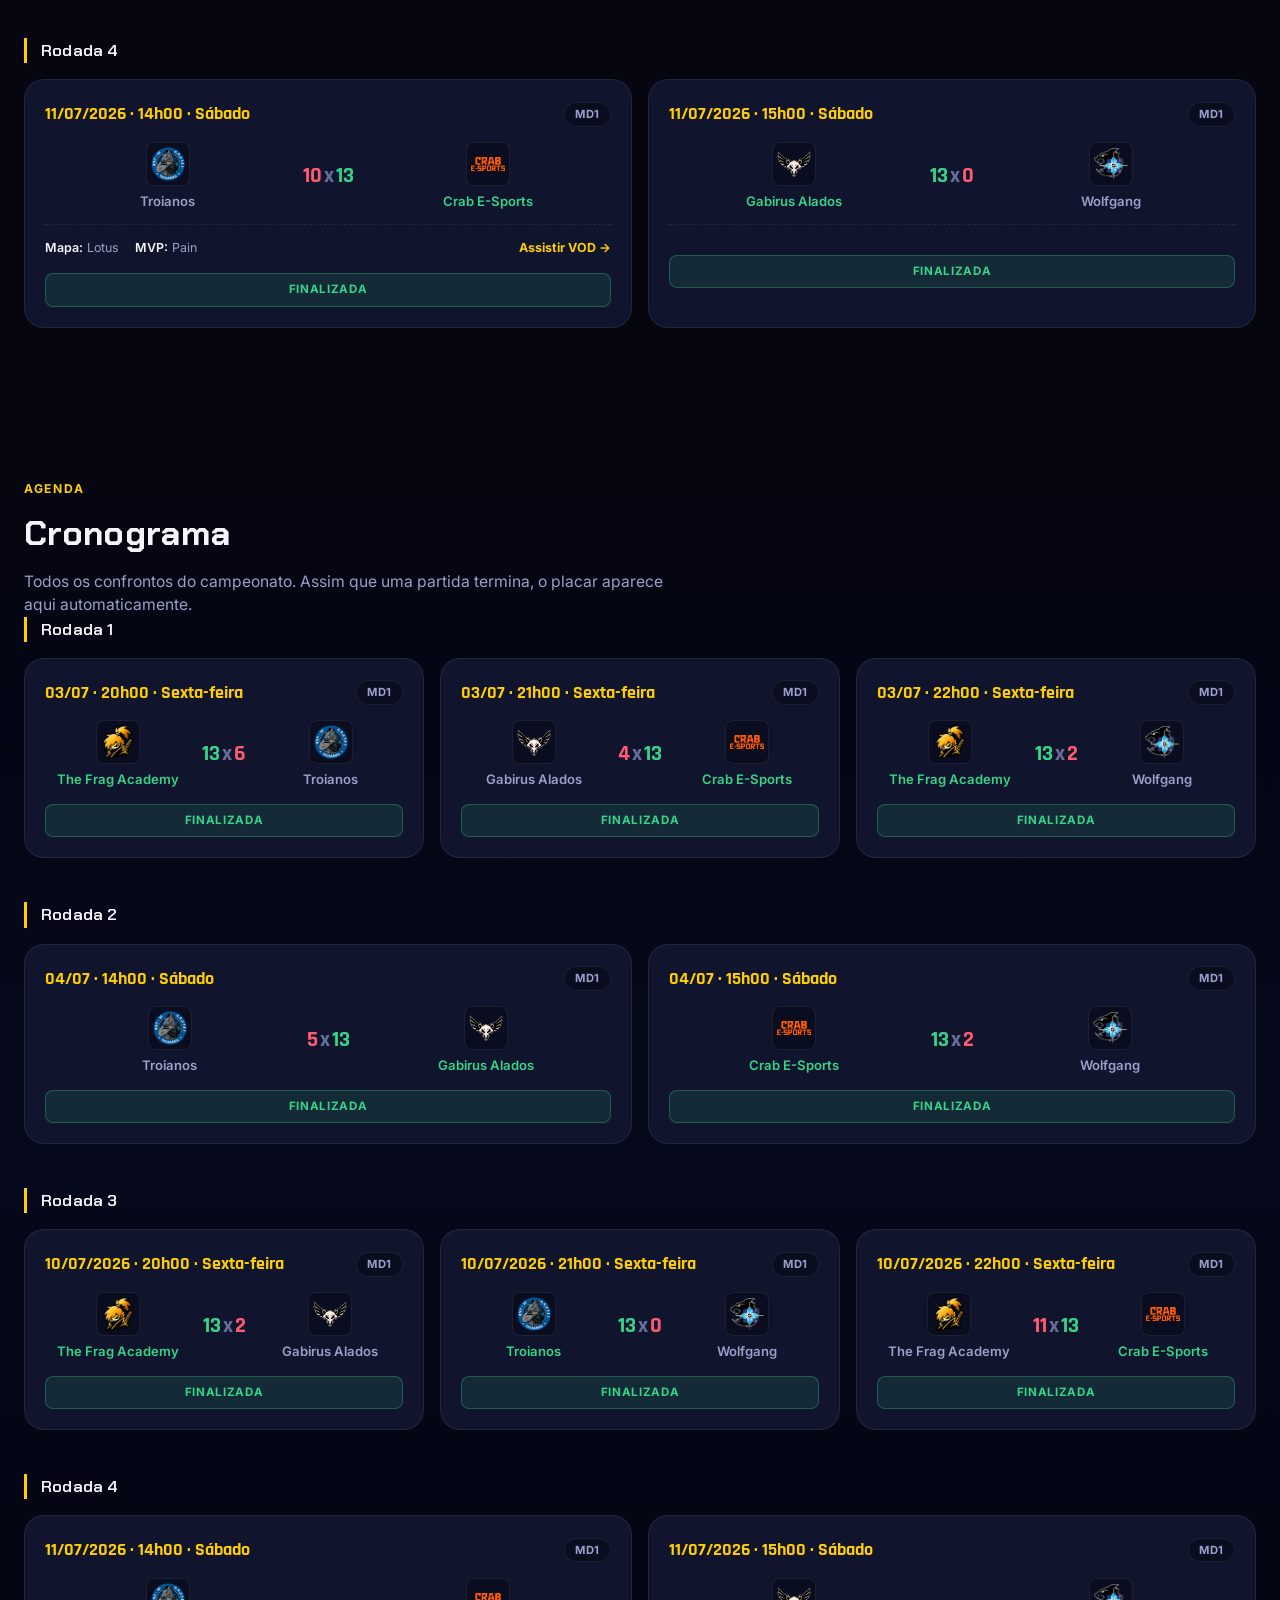
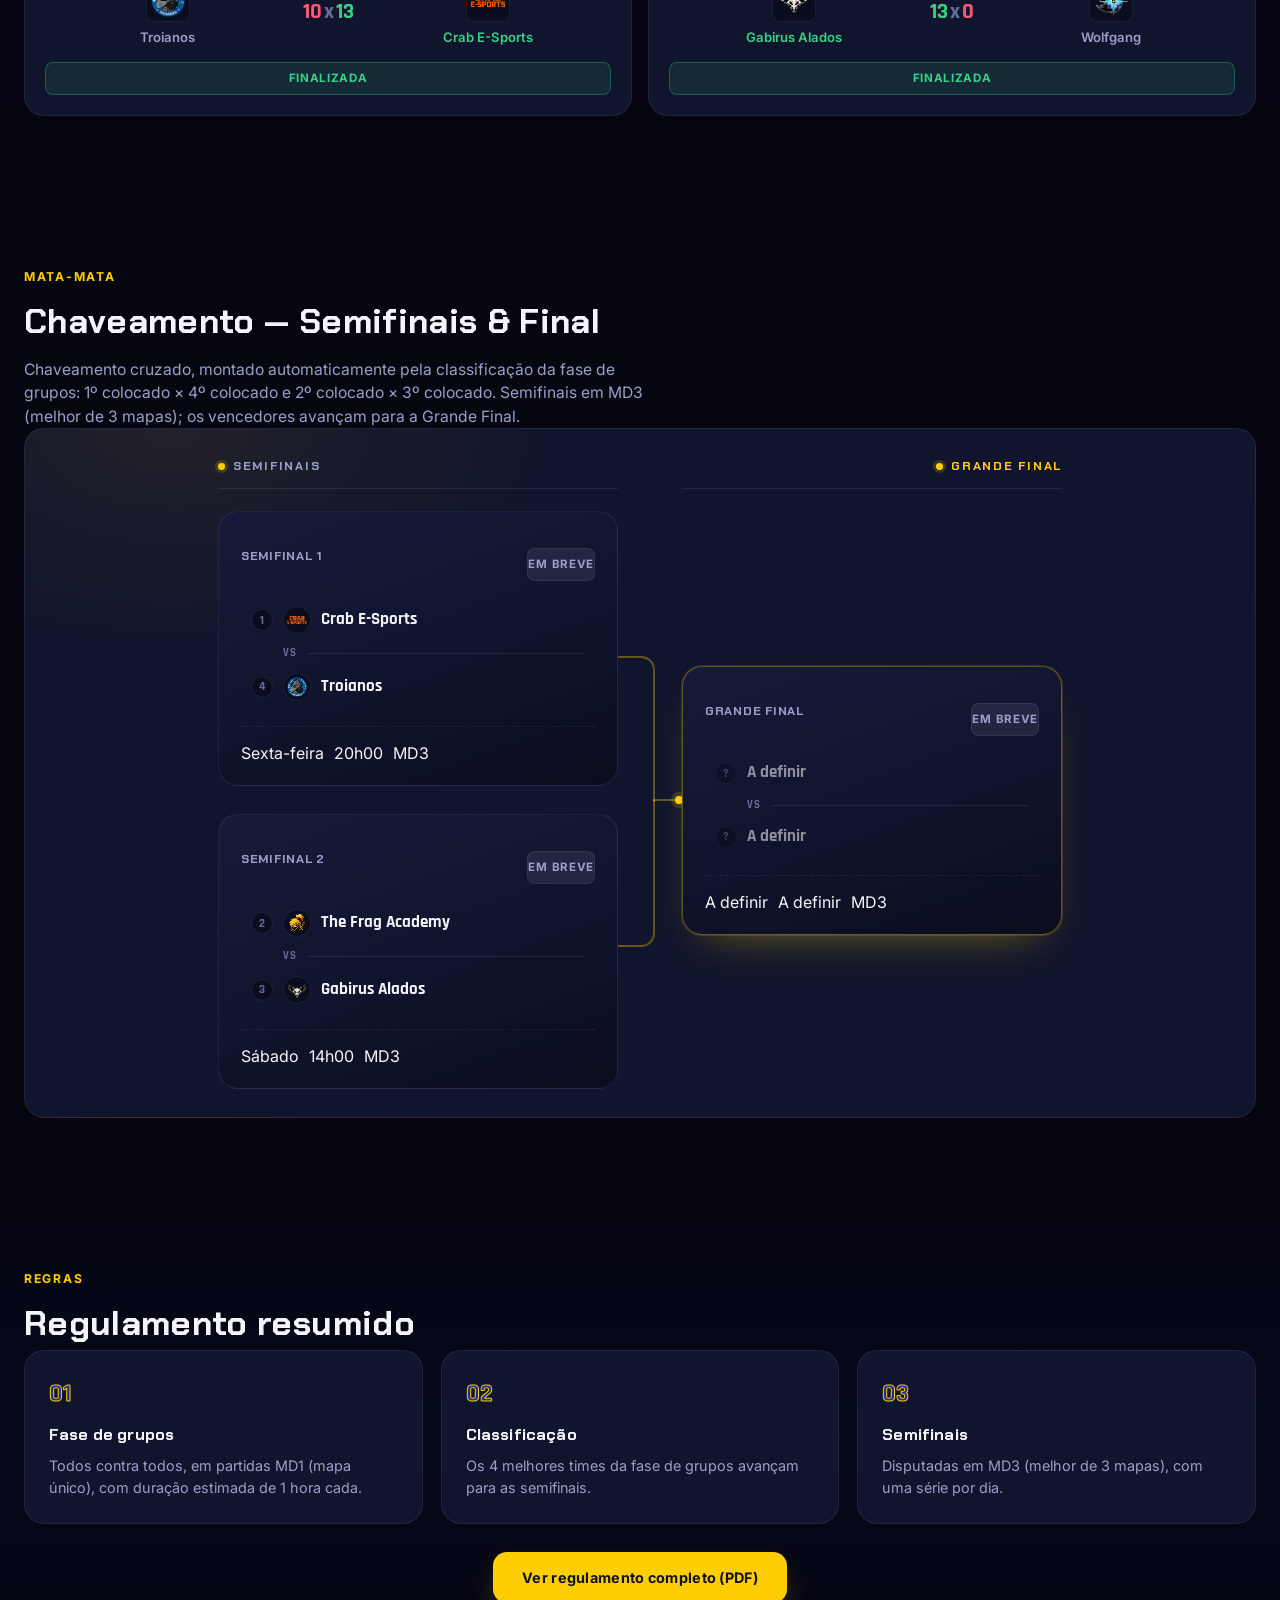
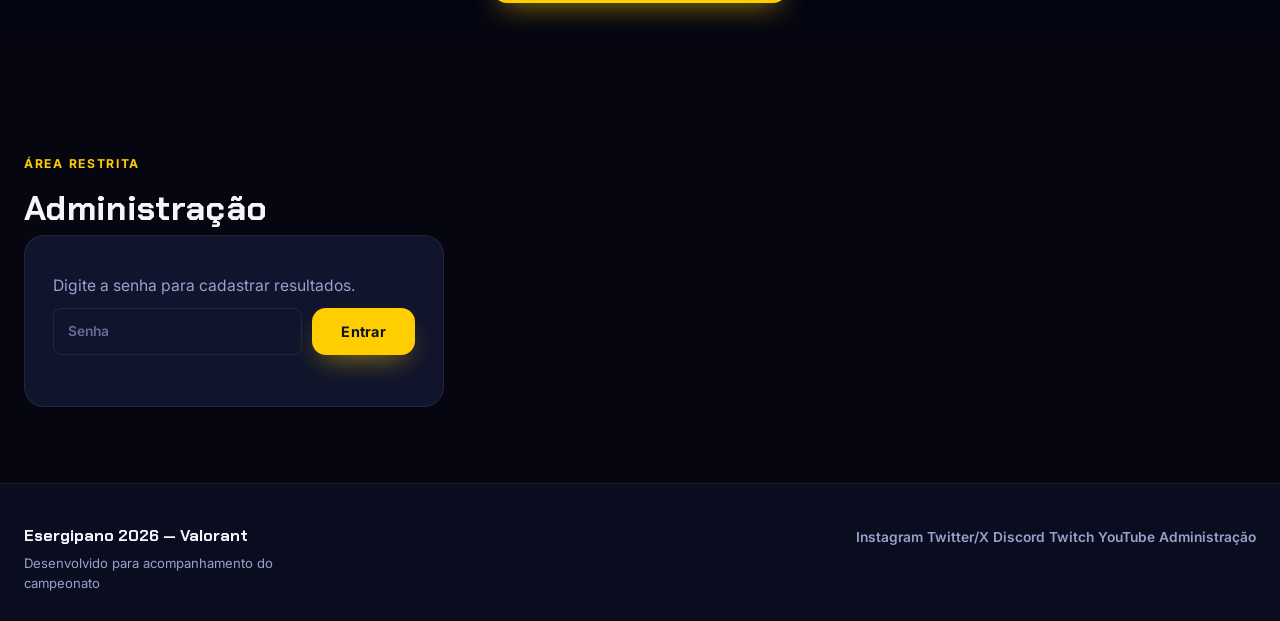
<file: modalidades/valorant/index.html>
<!DOCTYPE html>
<html lang="pt-BR">
<head>
<meta charset="UTF-8">
<meta name="viewport" content="width=device-width, initial-scale=1.0">
<title>Sergipano 2026 — Valorant</title>

<!--
  ===========================================================
  SERGIPANO 2026 — VALORANT
  Site de acompanhamento do campeonato.

  Este arquivo é só a "estrutura" (HTML) do site.
  Quem cuida da aparência (cores, fontes, espaçamentos) é o
  arquivo hub.css / campeonato.css.
  Quem cuida dos dados (patrocinadores, times, jogos, placares,
  classificação) é o arquivo valorant-data.js — é ALI que você vai
  mexer no dia a dia. A classificação é calculada sozinha.

  Você quase nunca vai precisar editar este arquivo HTML.
  ===========================================================
-->

<link rel="preconnect" href="https://fonts.googleapis.com">
<link rel="preconnect" href="https://fonts.gstatic.com" crossorigin>
<link href="https://fonts.googleapis.com/css2?family=Chakra+Petch:wght@500;600;700&family=Rajdhani:wght@600;700&family=Inter:wght@400;500;600;700&display=swap" rel="stylesheet">

<link rel="stylesheet" href="../../assets/css/hub.css">
<link rel="stylesheet" href="../../assets/css/campeonato.css">
</head>
<body style="--mod-color-rgb: 254, 206, 0;">
<!-- A cor acima (--mod-color-rgb) é a cor de destaque do Valorant.
     Quando a gente montar a página de outra modalidade, só troca
     esse número — todo o resto (cards, tabelas, botões) se adapta
     sozinho, porque tudo usa essa variável. -->

<!-- ============================================================ -->
<!-- BARRA DE FUNDO ANIMADA (só decoração, não precisa mexer)       -->
<!-- ============================================================ -->
<div class="scan-overlay" aria-hidden="true"></div>

<!-- ============================================================ -->
<!-- 1. HEADER / TOPO                                              -->
<!-- ============================================================ -->
<header class="site-header" id="topo">
  <div class="header-inner">
    <div class="brand">
      <a href="../../index.html" class="brand-link" aria-label="Voltar para a home do ESERGIPANO">
        <img src="../../assets/logo-campeonato.png" alt="Logo ESERGIPANO 2026" class="brand-logo">
      </a>
    </div>

    <button class="nav-toggle" id="navToggle" aria-label="Abrir menu" aria-expanded="false">
      <span></span><span></span><span></span>
    </button>

    <!-- Navegação principal — a MESMA em todas as páginas do site -->
    <nav class="main-nav" id="mainNav">
      <a href="../../index.html#modalidades" class="nav-link">Modalidades</a>
      <a href="../../index.html#calendario" class="nav-link">Calendário</a>
      <a href="../../index.html#noticias" class="nav-link">Notícias</a>
      <a href="../../index.html#patrocinadores" class="nav-link">Patrocinadores</a>
      <a href="../../equipes/index.html" class="nav-link">Equipes</a>
      <a href="../../estatisticas/index.html" class="nav-link">Estatísticas</a>
      <a href="../../hall-da-fama/index.html" class="nav-link">Hall da Fama</a>
      <a href="#regulamento" class="nav-link">Regulamento</a>
    </nav>
  </div>

  <!-- Sub-navegação — só existe dentro da página de UM campeonato -->
  <div class="campeonato-subnav">
    <div class="campeonato-subnav-inner">
      <span class="subnav-crumb"><a href="../../index.html">Hub</a> / Valorant</span>
      <a href="#times" class="subnav-link">Times</a>
      <a href="#classificacao" class="subnav-link">Classificação</a>
      <a href="#resultados" class="subnav-link">Resultados</a>
      <a href="#cronograma" class="subnav-link">Cronograma</a>
      <a href="#semifinais" class="subnav-link">Semifinais</a>
      <a href="#administracao" class="subnav-link">Administração</a>
    </div>
  </div>
</header>

<!-- ============================================================ -->
<!-- 2. HERO                                                       -->
<!-- ============================================================ -->
<section class="hero" id="hero">
  <div class="hero-grid" aria-hidden="true"></div>
  <div class="hero-inner">
    <div class="hero-main">
      <span class="hero-eyebrow"><span class="dot"></span>Em andamento • fase de grupos</span>
      <h1 class="hero-title">VALORANT<span class="hero-title-accent">2026</span><span class="hero-title-sub">ESERGIPANO</span></h1>
      <p class="hero-text">5 times, todos contra todos. Acompanhe a tabela, os confrontos, horários e resultados em tempo real.</p>
      <div class="hero-actions">
        <a href="#resultados" class="btn btn-primary">Ver resultados</a>
        <a href="#classificacao" class="btn btn-secondary">Ver classificação</a>
      </div>
    </div>
  </div>
</section>

<!-- ============================================================ -->
<!-- 3. PATROCINADORES (renderizado via JS a partir de "sponsors") -->
<!-- ============================================================ -->
<section class="sponsors-strip" id="patrocinadores">
  <span class="sponsors-label">Patrocinadores</span>
  <div class="sponsors-marquee">
    <div class="sponsors-track" id="sponsorsTrack">
      <!-- Logos inseridas aqui automaticamente pelo valorant-data.js -->
    </div>
  </div>
</section>

<!-- ============================================================ -->
<!-- 4. TIMES (renderizado via JS a partir do array "times")      -->
<!-- ============================================================ -->
<section class="section" id="times">
  <div class="section-inner">
    <span class="section-eyebrow">Competidores</span>
    <h2 class="section-title">Times participantes</h2>
    <div class="teams-grid" id="teamsGrid">
      <!-- Os cards dos times são inseridos aqui automaticamente pelo valorant-data.js -->
    </div>
  </div>
</section>

<!-- ============================================================ -->
<!-- 5. CLASSIFICAÇÃO (calculada automaticamente a partir de "jogos") -->
<!-- ============================================================ -->
<section class="section section-alt" id="classificacao">
  <div class="section-inner">
    <span class="section-eyebrow">Tabela</span>
    <h2 class="section-title">Classificação</h2>
    <p class="section-lead">Atualizada automaticamente a cada resultado cadastrado. Critérios de desempate: pontos → saldo de rounds → confronto direto → ordem alfabética.</p>

    <div class="table-wrap standings-desktop">
      <table class="standings-table">
        <thead>
          <tr>
            <th>Pos</th>
            <th class="col-team">Time</th>
            <th>J</th>
            <th>V</th>
            <th>D</th>
            <th>SD</th>
            <th>Pts</th>
          </tr>
        </thead>
        <tbody id="standingsBody">
          <!-- Linhas inseridas automaticamente pelo valorant-data.js -->
        </tbody>
      </table>
    </div>

    <!-- Versão em cards para celular -->
    <div class="standings-mobile" id="standingsCards"></div>
  </div>
</section>

<!-- ============================================================ -->
<!-- 6. RESULTADOS DA SEMANA (com filtros)                         -->
<!-- ============================================================ -->
<section class="section" id="resultados">
  <div class="section-inner">
    <span class="section-eyebrow">Confrontos</span>
    <h2 class="section-title">Resultados da Semana</h2>
    <p class="section-lead">Todas as partidas da fase de grupos, organizadas por rodada.</p>

    <div class="results-toolbar">
      <div class="results-counters">
        <div class="counter-chip">
          <span class="counter-num" id="contadorDisputadas">0</span>
          <span class="counter-label">Disputadas</span>
        </div>
        <div class="counter-chip">
          <span class="counter-num" id="contadorRestantes">0</span>
          <span class="counter-label">Restantes</span>
        </div>
      </div>

      <div class="results-filters">
        <select id="filtroRodada" class="filter-select" aria-label="Filtrar por rodada"></select>
        <select id="filtroTime" class="filter-select" aria-label="Filtrar por time"></select>
        <input type="search" id="filtroBusca" class="filter-search" placeholder="Buscar time...">
      </div>
    </div>

    <div id="resultadosContainer">
      <!-- Grupos por rodada montados automaticamente pelo valorant-data.js -->
    </div>
  </div>
</section>

<!-- ============================================================ -->
<!-- 7. CRONOGRAMA (todas as partidas do campeonato)               -->
<!-- ============================================================ -->
<section class="section section-alt" id="cronograma">
  <div class="section-inner">
    <span class="section-eyebrow">Agenda</span>
    <h2 class="section-title">Cronograma</h2>
    <p class="section-lead">Todos os confrontos do campeonato. Assim que uma partida termina, o placar aparece aqui automaticamente.</p>
    <div id="cronogramaContainer">
      <!-- Grupos por rodada montados automaticamente pelo valorant-data.js -->
    </div>
  </div>
</section>

<!-- ============================================================ -->
<!-- 8. SEMIFINAIS (renderizado via JS a partir de "semifinais")  -->
<!-- ============================================================ -->
<section class="section" id="semifinais">
  <div class="section-inner">
    <span class="section-eyebrow">Mata-mata</span>
    <h2 class="section-title">Chaveamento — Semifinais &amp; Final</h2>
    <p class="section-lead">Chaveamento cruzado, montado automaticamente pela classificação da fase de grupos: 1º colocado × 4º colocado e 2º colocado × 3º colocado. Semifinais em MD3 (melhor de 3 mapas); os vencedores avançam para a Grande Final.</p>

    <div class="bracket">
      <span class="bracket-round-label bracket-round-label-semis">Semifinais</span>
      <span class="bracket-round-label bracket-round-label-final">Grande Final</span>

      <div class="semis-grid" id="semisGrid">
        <!-- Cards das semifinais inseridos automaticamente pelo valorant-data.js -->
      </div>

      <div class="bracket-connector" aria-hidden="true">
        <span class="bracket-connector-mid"></span>
        <span class="bracket-connector-out"></span>
      </div>

      <div class="bracket-final-wrap" id="finalSlot">
        <!-- Card da final inserido automaticamente pelo valorant-data.js -->
      </div>
    </div>
  </div>
</section>

<!-- ============================================================ -->
<!-- 9. REGULAMENTO RESUMIDO                                       -->
<!-- ============================================================ -->
<section class="section section-alt" id="regulamento">
  <div class="section-inner">
    <span class="section-eyebrow">Regras</span>
    <h2 class="section-title">Regulamento resumido</h2>

    <div class="rules-grid">
      <div class="rule-card">
        <span class="rule-number">01</span>
        <h3>Fase de grupos</h3>
        <p>Todos contra todos, em partidas MD1 (mapa único), com duração estimada de 1 hora cada.</p>
      </div>
      <div class="rule-card">
        <span class="rule-number">02</span>
        <h3>Classificação</h3>
        <p>Os 4 melhores times da fase de grupos avançam para as semifinais.</p>
      </div>
      <div class="rule-card">
        <span class="rule-number">03</span>
        <h3>Semifinais</h3>
        <p>Disputadas em MD3 (melhor de 3 mapas), com uma série por dia.</p>
      </div>
    </div>

    <div style="margin-top:28px; text-align:center;">
      <a href="https://drive.google.com/file/d/12H9XHTRLDM2vGJXWknyyUQuZXDgbbdm1/view" target="_blank" rel="noopener" class="btn btn-primary">Ver regulamento completo (PDF)</a>
    </div>
  </div>
</section>

<!-- ============================================================ -->
<!-- 10. ADMINISTRAÇÃO — inserir/editar resultados                 -->
<!-- ============================================================ -->
<section class="section admin-section" id="administracao">
  <div class="section-inner">
    <span class="section-eyebrow">Área restrita</span>
    <h2 class="section-title">Administração</h2>

    <!-- Tela de senha -->
    <div class="admin-lock" id="adminLock">
      <p class="section-lead">Digite a senha para cadastrar resultados.</p>
      <div class="admin-lock-form">
        <input type="password" id="adminSenhaInput" class="filter-search" placeholder="Senha">
        <button type="button" class="btn btn-primary" id="adminEntrar">Entrar</button>
      </div>
      <p class="admin-lock-erro" id="adminLockErro"></p>
    </div>

    <!-- Painel (só aparece depois da senha certa) -->
    <div class="admin-panel" id="adminPanel" style="display:none;">
      <div class="admin-grid">
        <form class="admin-form" id="adminForm">
          <label class="admin-label">
            Partida
            <select id="adminSelectJogo" class="filter-select admin-full"></select>
          </label>

          <div class="admin-matchup">
            <span id="adminTimeALabel"></span>
            <span class="admin-vs">x</span>
            <span id="adminTimeBLabel"></span>
          </div>

          <div class="admin-row">
            <label class="admin-label">
              Placar Time A
              <input type="number" min="0" id="adminPlacarA" class="filter-search admin-full">
            </label>
            <label class="admin-label">
              Placar Time B
              <input type="number" min="0" id="adminPlacarB" class="filter-search admin-full">
            </label>
          </div>

          <div class="admin-row">
            <label class="admin-label">
              Mapa
              <select id="adminMapa" class="filter-select admin-full">
                <option value="">Selecione o mapa</option>
                <option>Ascent</option>
                <option>Bind</option>
                <option>Breeze</option>
                <option>Fracture</option>
                <option>Haven</option>
                <option>Icebox</option>
                <option>Lotus</option>
                <option>Pearl</option>
                <option>Split</option>
                <option>Sunset</option>
                <option>Abyss</option>
              </select>
            </label>
            <label class="admin-label">
              Status
              <select id="adminStatus" class="filter-select admin-full">
                <option value="agendado">Em breve</option>
                <option value="ao_vivo">Ao vivo</option>
                <option value="finalizada">Finalizada</option>
              </select>
            </label>
          </div>

          <div class="admin-row">
            <label class="admin-label">
              Data
              <input type="text" id="adminData" class="filter-search admin-full" placeholder="ex: 10/08">
            </label>
            <label class="admin-label">
              Horário
              <input type="text" id="adminHorario" class="filter-search admin-full" placeholder="ex: 20h00">
            </label>
          </div>

          <label class="admin-label">
            MVP (opcional)
            <input type="text" id="adminMvp" class="filter-search admin-full" placeholder="Nome do jogador">
          </label>

          <label class="admin-label">
            Link da transmissão / VOD (opcional)
            <input type="url" id="adminVod" class="filter-search admin-full" placeholder="https://...">
          </label>

          <button type="submit" class="btn btn-primary admin-full">Salvar Resultado</button>
          <p class="admin-feedback" id="adminFeedback"></p>
        </form>

        <div class="admin-side">
          <div class="alert-box">
            <strong>Como publicar pra todo mundo ver:</strong>
            <p style="margin-top:8px;">O botão "Salvar Resultado" guarda os dados só no seu navegador. Para o resultado aparecer pros visitantes do site, clique em "Exportar código atualizado", copie o texto e cole no lugar do bloco <code>const jogos = [...]</code> dentro do arquivo <code>valorant-data.js</code>, depois suba o arquivo de novo no seu servidor/hospedagem.</p>
          </div>
          <button type="button" class="btn btn-secondary admin-full" id="adminExportar">Exportar código atualizado</button>
          <textarea id="adminExportBox" class="admin-export-box" style="display:none;" readonly rows="10"></textarea>
          <button type="button" class="btn btn-secondary admin-full admin-danger" id="adminLimparTudo">Apagar resultados salvos neste navegador</button>
        </div>
      </div>
    </div>
  </div>
</section>

<!-- ============================================================ -->
<!-- 11. RODAPÉ                                                    -->
<!-- ============================================================ -->
<footer class="site-footer">
  <div class="footer-inner">
    <div class="footer-brand">
      <span class="footer-title">Esergipano 2026 — Valorant</span>
      <span class="footer-sub">Desenvolvido para acompanhamento do campeonato</span>
    </div>
    <div class="footer-social">
      <!-- Placeholders de redes sociais — troque o "#" pelo link real quando tiver -->
      <a href="https://www.instagram.com/feseeeoficial/" class="social-link" aria-label="Instagram" target="_blank" rel="noopener">Instagram</a>
      <a href="#" class="social-link" aria-label="Twitter/X">Twitter/X</a>
      <a href="https://discord.gg/apnZ8FbGwd" class="social-link" aria-label="Discord" target="_blank" rel="noopener">Discord</a>
      <a href="https://www.twitch.tv/feseee" class="social-link" aria-label="Twitch" target="_blank" rel="noopener">Twitch</a>
      <a href="https://www.youtube.com/@E-Sergipano" class="social-link" aria-label="YouTube" target="_blank" rel="noopener">YouTube</a>
      <a href="#administracao" class="social-link">Administração</a>
    </div>
  </div>
</footer>

<script src="../../assets/js/teams-data.js"></script>
<script src="../../assets/js/valorant-data.js"></script>
</body>
</html>
</file>
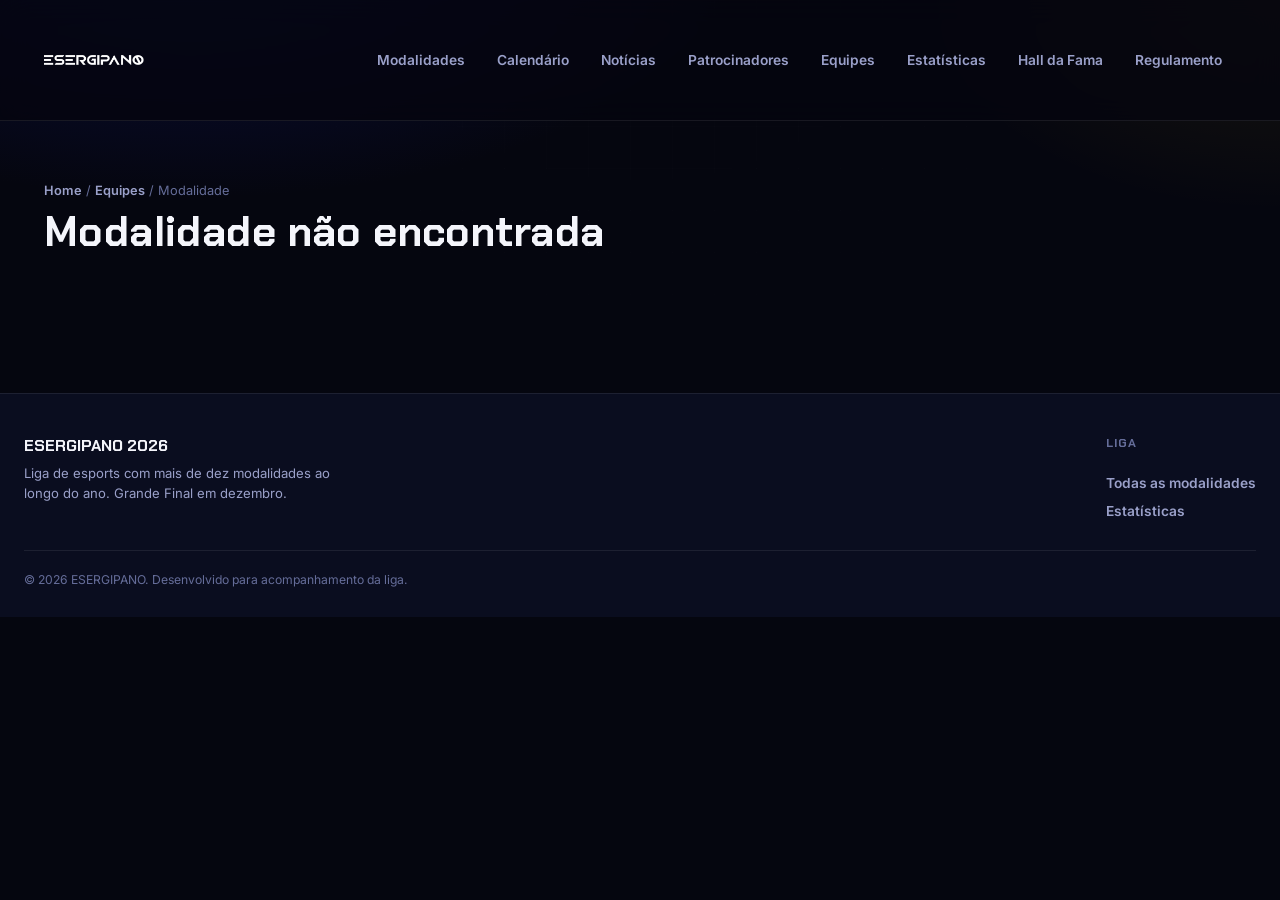
<file: equipes/modalidade.html>
<!DOCTYPE html>
<html lang="pt-BR">
<head>
<meta charset="UTF-8">
<meta name="viewport" content="width=device-width, initial-scale=1.0">
<title>Equipes — ESERGIPANO 2026</title>

<link rel="preconnect" href="https://fonts.googleapis.com">
<link rel="preconnect" href="https://fonts.gstatic.com" crossorigin>
<link href="https://fonts.googleapis.com/css2?family=Chakra+Petch:wght@500;600;700&family=Rajdhani:wght@600;700&family=Inter:wght@400;500;600;700&display=swap" rel="stylesheet">
<link rel="stylesheet" href="../assets/css/hub.css">
<link rel="stylesheet" href="../assets/css/paginas.css">
</head>
<body>

<div class="scan-overlay" aria-hidden="true"></div>

<header class="site-header" id="topo">
  <div class="header-inner">
    <div class="brand">
      <a href="../index.html" class="brand-link" aria-label="Voltar para a home do ESERGIPANO">
        <img src="../assets/logo-campeonato.png" alt="Logo ESERGIPANO 2026" class="brand-logo">
      </a>
    </div>
    <button class="nav-toggle" id="navToggle" aria-label="Abrir menu" aria-expanded="false">
      <span></span><span></span><span></span>
    </button>
    <nav class="main-nav" id="mainNav">
      <a href="../index.html#modalidades" class="nav-link">Modalidades</a>
      <a href="../index.html#calendario" class="nav-link">Calendário</a>
      <a href="../index.html#noticias" class="nav-link">Notícias</a>
      <a href="../index.html#patrocinadores" class="nav-link">Patrocinadores</a>
      <a href="index.html" class="nav-link">Equipes</a>
      <a href="../estatisticas/index.html" class="nav-link">Estatísticas</a>
      <a href="../hall-da-fama/index.html" class="nav-link">Hall da Fama</a>
      <a href="https://drive.google.com/file/d/12H9XHTRLDM2vGJXWknyyUQuZXDgbbdm1/view" class="nav-link" target="_blank" rel="noopener">Regulamento</a>
    </nav>
  </div>
</header>

<section class="pagina-hero">
  <span class="pagina-breadcrumb"><a href="../index.html">Home</a> / <a href="index.html">Equipes</a> / Modalidade</span>
  <div id="modalidadeCabecalho"><!-- Logo + nome da modalidade, inserido via JS --></div>
</section>

<section class="section" style="padding-top:24px;">
  <div class="section-inner">
    <div class="equipes-grid" id="equipesDaModalidadeGrid">
      <!-- Cards de equipe da modalidade inseridos automaticamente -->
    </div>
    <div class="placeholder-box" id="modalidadeVazio" style="display:none;">
      <div class="placeholder-icone">🛠️</div>
      <h1>Ainda não há equipes cadastradas aqui</h1>
      <p>Assim que essa modalidade tiver seu campeonato estruturado (times, jogos e resultados), as equipes aparecem automaticamente nesta página.</p>
      <a href="index.html" class="btn btn-primary">Ver outra modalidade</a>
    </div>
  </div>
</section>

<footer class="site-footer">
  <div class="footer-inner">
    <div class="footer-brand">
      <span class="footer-title">ESERGIPANO 2026</span>
      <span class="footer-sub">Liga de esports com mais de dez modalidades ao longo do ano. Grande Final em dezembro.</span>
    </div>
    <div class="footer-cols">
      <div class="footer-col">
        <h4>Liga</h4>
        <a href="index.html" class="social-link">Todas as modalidades</a>
        <a href="../estatisticas/index.html" class="social-link">Estatísticas</a>
      </div>
    </div>
  </div>
  <div class="footer-bottom">© 2026 ESERGIPANO. Desenvolvido para acompanhamento da liga.</div>
</footer>

<script src="../assets/js/hub-data.js"></script>
<script src="../assets/js/valorant-data.js"></script>
<script src="../assets/js/teams-data.js"></script>
<script src="../assets/js/teams-engine.js"></script>
<script>document.addEventListener("DOMContentLoaded", renderEquipesDaModalidade);</script>
</body>
</html>
</file>
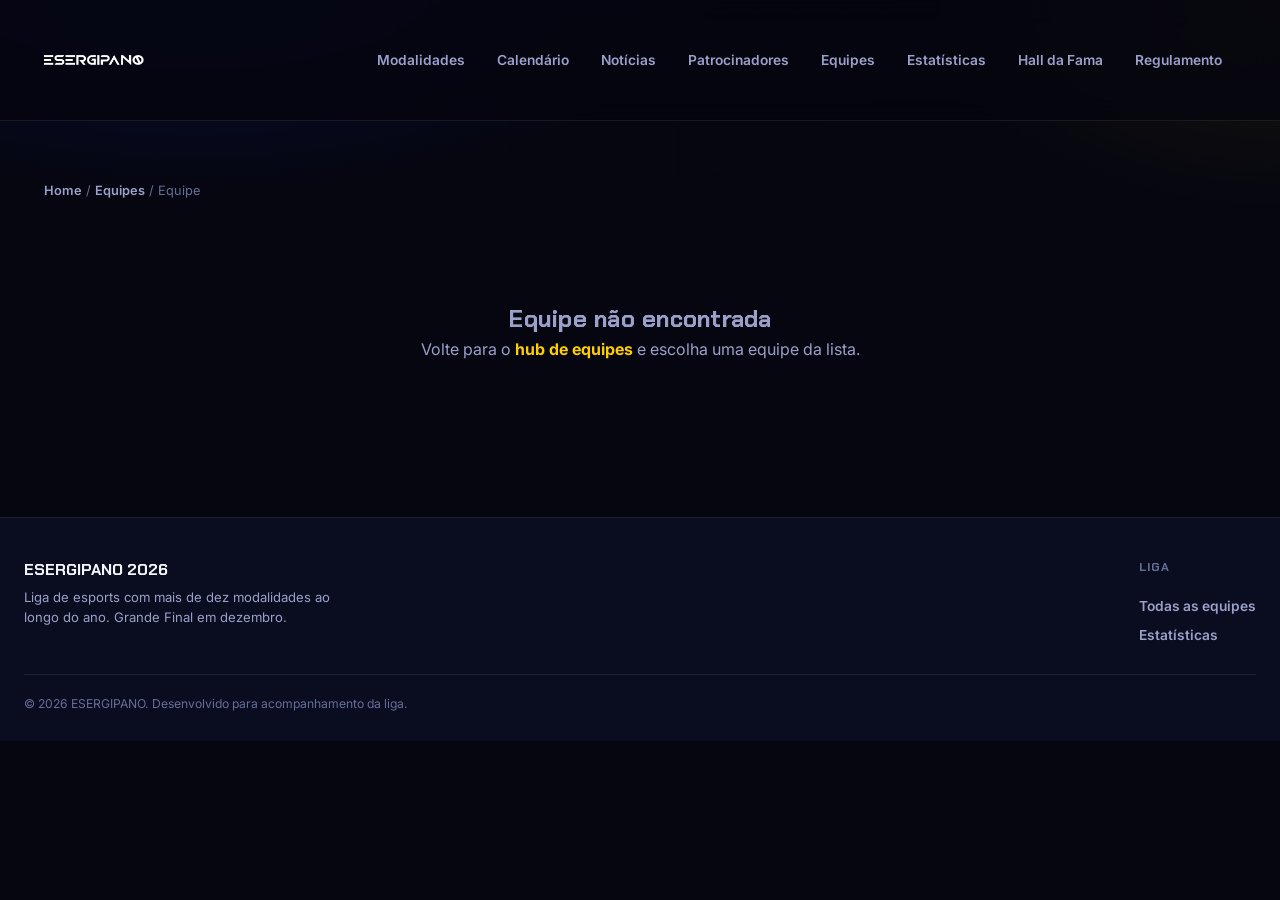
<file: equipes/time.html>
<!DOCTYPE html>
<html lang="pt-BR">
<head>
<meta charset="UTF-8">
<meta name="viewport" content="width=device-width, initial-scale=1.0">
<title>Equipe — ESERGIPANO 2026</title>

<link rel="preconnect" href="https://fonts.googleapis.com">
<link rel="preconnect" href="https://fonts.gstatic.com" crossorigin>
<link href="https://fonts.googleapis.com/css2?family=Chakra+Petch:wght@500;600;700&family=Rajdhani:wght@600;700&family=Inter:wght@400;500;600;700&display=swap" rel="stylesheet">
<link rel="stylesheet" href="../assets/css/hub.css">
<link rel="stylesheet" href="../assets/css/paginas.css">
</head>
<body>

<div class="scan-overlay" aria-hidden="true"></div>

<header class="site-header" id="topo">
  <div class="header-inner">
    <div class="brand">
      <a href="../index.html" class="brand-link" aria-label="Voltar para a home do ESERGIPANO">
        <img src="../assets/logo-campeonato.png" alt="Logo ESERGIPANO 2026" class="brand-logo">
      </a>
    </div>
    <button class="nav-toggle" id="navToggle" aria-label="Abrir menu" aria-expanded="false">
      <span></span><span></span><span></span>
    </button>
    <nav class="main-nav" id="mainNav">
      <a href="../index.html#modalidades" class="nav-link">Modalidades</a>
      <a href="../index.html#calendario" class="nav-link">Calendário</a>
      <a href="../index.html#noticias" class="nav-link">Notícias</a>
      <a href="../index.html#patrocinadores" class="nav-link">Patrocinadores</a>
      <a href="index.html" class="nav-link">Equipes</a>
      <a href="../estatisticas/index.html" class="nav-link">Estatísticas</a>
      <a href="../hall-da-fama/index.html" class="nav-link">Hall da Fama</a>
      <a href="https://drive.google.com/file/d/12H9XHTRLDM2vGJXWknyyUQuZXDgbbdm1/view" class="nav-link" target="_blank" rel="noopener">Regulamento</a>
    </nav>
  </div>
</header>

<section class="pagina-hero">
  <span class="pagina-breadcrumb" id="timeBreadcrumb"><a href="../index.html">Home</a> / <a href="index.html">Equipes</a> / Equipe</span>
</section>

<section class="section" style="padding-top:0;">
  <div class="section-inner" id="timeConteudo">
    <!-- Conteúdo da equipe inserido automaticamente via JS -->
  </div>
</section>

<footer class="site-footer">
  <div class="footer-inner">
    <div class="footer-brand">
      <span class="footer-title">ESERGIPANO 2026</span>
      <span class="footer-sub">Liga de esports com mais de dez modalidades ao longo do ano. Grande Final em dezembro.</span>
    </div>
    <div class="footer-cols">
      <div class="footer-col">
        <h4>Liga</h4>
        <a href="index.html" class="social-link">Todas as equipes</a>
        <a href="../estatisticas/index.html" class="social-link">Estatísticas</a>
      </div>
    </div>
  </div>
  <div class="footer-bottom">© 2026 ESERGIPANO. Desenvolvido para acompanhamento da liga.</div>
</footer>

<script src="../assets/js/hub-data.js"></script>
<script src="../assets/js/valorant-data.js"></script>
<script src="../assets/js/teams-data.js"></script>
<script src="../assets/js/teams-engine.js"></script>
<script>document.addEventListener("DOMContentLoaded", renderPaginaTime);</script>
</body>
</html>
</file>
<file: assets/css/hub.css>
/* ================================================================
   ESERGIPANO 2026 — HUB.CSS
   ================================================================
   Estilo da página inicial multi-modalidade. Usa a mesma base de
   cores do campeonato de Valorant (azul + amarelo = marca da
   LIGA), mas cada modalidade tem sua própria cor de destaque
   (--mod-color), usada nos cards, brilhos e barra de progresso.
   Isso é o que dá a sensação de "o site muda de cara conforme
   o jogo", sem perder a identidade da liga.
================================================================ */

:root {
  --color-primary: #0f166f;
  --color-primary-light: #202ba8;
  --color-accent: #fece00;
  --color-accent-soft: rgba(254, 206, 0, 0.14);

  --bg-base: #05060f;
  --bg-elevated: #0a0d1f;
  --bg-surface: #10142c;
  --bg-surface-2: #161b3a;

  --border-soft: rgba(255, 255, 255, 0.08);
  --border-accent: rgba(254, 206, 0, 0.35);

  --text-main: #f4f5fb;
  --text-muted: #9aa0c9;
  --text-faint: #656d99;

  --win: #35d488;
  --loss: #ff5c72;

  --radius-lg: 20px;
  --radius-md: 14px;
  --radius-sm: 8px;

  --font-display: "Chakra Petch", "Rajdhani", sans-serif;
  --font-data: "Rajdhani", sans-serif;
  --font-body: "Inter", sans-serif;

  --ease: cubic-bezier(0.16, 1, 0.3, 1);
}

* { box-sizing: border-box; }
html { scroll-behavior: smooth; }

/* Compensa a altura do header fixo ao clicar em links de âncora (#modalidades, #calendario...) */
section[id] { scroll-margin-top: 96px; }

body {
  margin: 0;
  background: var(--bg-base);
  color: var(--text-main);
  font-family: var(--font-body);
  line-height: 1.5;
  -webkit-font-smoothing: antialiased;
  overflow-x: hidden;
}

img { max-width: 100%; display: block; }
a { color: inherit; text-decoration: none; }
h1, h2, h3, h4 { font-family: var(--font-display); margin: 0; letter-spacing: 0.01em; }
p { margin: 0; }
button { font-family: inherit; cursor: pointer; }

a:focus-visible, button:focus-visible, select:focus-visible, input:focus-visible {
  outline: 2px solid var(--color-accent);
  outline-offset: 3px;
}

@media (prefers-reduced-motion: reduce) {
  html { scroll-behavior: auto; }
  * { animation-duration: 0.001ms !important; animation-iteration-count: 1 !important; transition-duration: 0.001ms !important; }
}

body {
  background-image:
    radial-gradient(60rem 30rem at 15% -10%, rgba(15, 22, 111, 0.55), transparent 60%),
    radial-gradient(40rem 24rem at 100% 0%, rgba(254, 206, 0, 0.08), transparent 55%),
    linear-gradient(var(--bg-base), var(--bg-base));
  background-attachment: fixed;
}

.scan-overlay {
  position: fixed; inset: 0; pointer-events: none; z-index: 1;
  background-image: linear-gradient(rgba(255,255,255,0.025) 1px, transparent 1px),
                     linear-gradient(90deg, rgba(255,255,255,0.025) 1px, transparent 1px);
  background-size: 42px 42px;
  mask-image: radial-gradient(60% 60% at 50% 0%, black, transparent 80%);
  opacity: 0.6;
  transition: background-color 0.8s var(--ease);
}

/* ============================================================
   HEADER
============================================================ */
.site-header {
  position: sticky; top: 0; z-index: 50;
  background: rgba(5, 6, 15, 0.82);
  backdrop-filter: blur(14px);
  border-bottom: 1px solid var(--border-soft);
}

.header-inner {
  max-width: 1240px; margin: 0 auto; padding: 10px 24px;
  display: flex; align-items: center; justify-content: space-between; gap: 20px;
}

.brand { display: flex; align-items: center; gap: 12px; min-width: 0; }
.brand-link { display: flex; align-items: center; transition: transform 0.25s var(--ease), opacity 0.25s ease; }
.brand-link:hover { transform: scale(1.04); opacity: 0.92; }
.brand-logo { width: 100px; height: 100px; object-fit: contain; flex-shrink: 0; }

.main-nav { display: flex; align-items: center; gap: 4px; flex-wrap: wrap; }

.nav-link {
  padding: 8px 14px; border-radius: var(--radius-sm); font-size: 0.86rem; font-weight: 600;
  color: var(--text-muted); transition: color 0.2s ease, background 0.2s ease;
}
.nav-link:hover { color: var(--text-main); background: var(--bg-surface); }

.nav-toggle {
  display: none; flex-direction: column; justify-content: center; gap: 5px;
  width: 38px; height: 38px; background: var(--bg-surface); border: 1px solid var(--border-soft);
  border-radius: var(--radius-sm);
}
.nav-toggle span { width: 18px; height: 2px; background: var(--text-main); margin: 0 auto; transition: transform 0.2s ease, opacity 0.2s ease; }

/* ============================================================
   HERO — banner principal dinâmico
============================================================ */
.hero {
  position: relative; overflow: hidden; padding: 80px 24px 64px;
  transition: background 0.8s var(--ease);
}

.hero::before {
  content: ""; position: absolute; inset: 0; z-index: 0;
  background:
    radial-gradient(46rem 26rem at 18% -10%, rgba(var(--mod-color-rgb, 254,206,0), 0.20), transparent 60%),
    linear-gradient(180deg, rgba(15, 22, 111, 0.5), rgba(5,6,15,0) 70%);
  transition: background 0.8s var(--ease);
}

.hero-grid {
  position: absolute; inset: -20% -10%; z-index: 0;
  background-image: linear-gradient(rgba(254,206,0,0.05) 1px, transparent 1px),
                     linear-gradient(90deg, rgba(254,206,0,0.05) 1px, transparent 1px);
  background-size: 64px 64px;
  transform: perspective(500px) rotateX(55deg);
  mask-image: radial-gradient(closest-side, black, transparent);
  opacity: 0.45;
}

.hero-inner {
  position: relative; z-index: 2; max-width: 1240px; margin: 0 auto;
  display: grid; grid-template-columns: 1.1fr 0.9fr; gap: 40px; align-items: center;
}

.hero-eyebrow {
  display: inline-flex; align-items: center; gap: 8px;
  padding: 6px 16px; border-radius: 999px;
  border: 1px solid rgba(var(--mod-color-rgb, 254,206,0), 0.4);
  background: rgba(var(--mod-color-rgb, 254,206,0), 0.12);
  color: rgb(var(--mod-color-rgb, 254,206,0));
  font-size: 0.74rem; font-weight: 700; letter-spacing: 0.08em; text-transform: uppercase;
  margin-bottom: 20px; transition: all 0.5s var(--ease);
}

.hero-eyebrow .dot {
  width: 7px; height: 7px; border-radius: 50%;
  background: currentColor; animation: pulse-dot 1.6s ease-in-out infinite;
}

@keyframes pulse-dot { 0%,100% { opacity: 1; transform: scale(1); } 50% { opacity: 0.4; transform: scale(0.7); } }

.hero-title {
  font-size: clamp(2.6rem, 6vw, 4.2rem); font-weight: 700; line-height: 0.95;
  display: flex; flex-direction: column; gap: 6px; transition: color 0.5s ease;
}
.hero-title-accent { color: rgb(var(--mod-color-rgb, 254,206,0)); transition: color 0.5s var(--ease); }
.hero-title-sub {
  font-size: 0.3em; font-weight: 600; letter-spacing: 0.3em; color: var(--text-muted); margin-top: 8px;
}

.hero-text { margin: 22px 0 0; max-width: 460px; color: var(--text-muted); font-size: 1.02rem; }

.hero-actions { margin-top: 32px; display: flex; gap: 14px; flex-wrap: wrap; }

.btn {
  padding: 14px 28px; border-radius: var(--radius-md); font-weight: 700; font-size: 0.9rem;
  letter-spacing: 0.02em; transition: transform 0.2s var(--ease), box-shadow 0.2s ease, background 0.3s ease;
  border: 1px solid transparent; display: inline-flex; align-items: center; gap: 8px;
}
.btn-primary {
  background: rgb(var(--mod-color-rgb, 254,206,0)); color: #10121c;
  box-shadow: 0 12px 28px -10px rgba(var(--mod-color-rgb, 254,206,0), 0.55);
}
.btn-primary:hover { transform: translateY(-3px); box-shadow: 0 18px 36px -10px rgba(var(--mod-color-rgb, 254,206,0), 0.7); }
.btn-secondary { background: var(--bg-surface); color: var(--text-main); border-color: var(--border-soft); }
.btn-secondary:hover { background: var(--bg-surface-2); transform: translateY(-3px); }

/* -------- Cartão do banner secundário (próxima modalidade + contagem) -------- */
.next-card {
  position: relative; background: linear-gradient(160deg, var(--bg-surface), var(--bg-elevated));
  border: 1px solid var(--border-soft); border-radius: var(--radius-lg);
  padding: 28px; overflow: hidden;
  animation: float-card 5s ease-in-out infinite;
}
@keyframes float-card { 0%,100% { transform: translateY(0); } 50% { transform: translateY(-8px); } }

.next-card::before {
  content: ""; position: absolute; top: -30%; right: -20%; width: 70%; height: 160%;
  background: radial-gradient(circle, rgba(var(--next-color-rgb, 255,122,26), 0.22), transparent 70%);
  pointer-events: none;
}

.next-label {
  position: relative; z-index: 1; display: block; font-size: 0.72rem; font-weight: 700;
  letter-spacing: 0.1em; text-transform: uppercase; color: rgb(var(--next-color-rgb, 255,122,26)); margin-bottom: 10px;
}
.next-title { position: relative; z-index: 1; font-size: 1.7rem; font-weight: 700; margin-bottom: 8px; }
.next-text { position: relative; z-index: 1; color: var(--text-muted); font-size: 0.92rem; margin-bottom: 22px; }

.countdown { position: relative; z-index: 1; display: flex; gap: 10px; }
.countdown-unit {
  flex: 1; text-align: center; background: var(--bg-base); border: 1px solid var(--border-soft);
  border-radius: var(--radius-sm); padding: 10px 4px;
}
.countdown-num { font-family: var(--font-data); font-size: 1.5rem; font-weight: 700; color: rgb(var(--next-color-rgb, 255,122,26)); display: block; }
.countdown-unit-label { font-size: 0.62rem; color: var(--text-faint); text-transform: uppercase; letter-spacing: 0.05em; }

/* ============================================================
   SEÇÕES GERAIS
============================================================ */
.section { padding: 76px 24px; position: relative; z-index: 2; }
.section-alt { background: linear-gradient(180deg, transparent, rgba(15,22,111,0.14), transparent); }
.section-inner { max-width: 1240px; margin: 0 auto; }

.section-head { display: flex; align-items: flex-end; justify-content: space-between; gap: 20px; margin-bottom: 32px; flex-wrap: wrap; }

.section-eyebrow {
  display: block; color: var(--color-accent); font-weight: 700; font-size: 0.76rem;
  letter-spacing: 0.14em; text-transform: uppercase; margin-bottom: 10px;
}
.section-title { font-size: clamp(1.6rem, 3.2vw, 2.15rem); }
.section-lead { color: var(--text-muted); max-width: 640px; font-size: 0.98rem; margin-top: 10px; }

/* Reveal ao rolar a página */
.reveal { opacity: 0; transform: translateY(24px); transition: opacity 0.7s var(--ease), transform 0.7s var(--ease); }
.reveal.in-view { opacity: 1; transform: translateY(0); }

/* ============================================================
   CARDS DE MODALIDADE
============================================================ */
.modalidades-grid {
  display: grid; grid-template-columns: repeat(auto-fill, minmax(220px, 1fr)); gap: 16px;
}

.modalidade-card {
  --mc-rgb: 254, 206, 0;
  position: relative; background: var(--bg-surface); border: 1px solid var(--border-soft);
  border-radius: var(--radius-lg); padding: 22px 20px; overflow: hidden;
  transition: transform 0.35s var(--ease), border-color 0.35s ease, box-shadow 0.35s ease;
}

.modalidade-card::before {
  content: ""; position: absolute; inset: 0; z-index: 0; opacity: 0;
  background: radial-gradient(120% 100% at 0% 0%, rgba(var(--mc-rgb), 0.22), transparent 70%);
  transition: opacity 0.35s ease;
}

.modalidade-card:hover {
  transform: translateY(-6px);
  border-color: rgba(var(--mc-rgb), 0.5);
  box-shadow: 0 20px 40px -20px rgba(var(--mc-rgb), 0.35);
}
.modalidade-card:hover::before { opacity: 1; }

.mc-logo-wrap {
  width: 56px; height: 56px; margin-bottom: 14px; position: relative; z-index: 1;
  display: flex; align-items: center; justify-content: center;
  background: rgba(255,255,255,0.04); border-radius: var(--radius-sm);
}
.mc-logo-wrap img { width: 100%; height: 100%; object-fit: contain; padding: 6px; }

.mc-nome { font-family: var(--font-display); font-size: 1.05rem; font-weight: 700; margin-bottom: 8px; position: relative; z-index: 1; }

.mc-status {
  position: relative; z-index: 1; display: inline-block; font-size: 0.68rem; font-weight: 700;
  text-transform: uppercase; letter-spacing: 0.06em; padding: 4px 10px; border-radius: 999px;
  color: rgb(var(--mc-rgb)); background: rgba(var(--mc-rgb), 0.14); margin-bottom: 12px;
}

.mc-resumo { position: relative; z-index: 1; font-size: 0.84rem; color: var(--text-muted); margin-bottom: 14px; min-height: 2.6em; }

.mc-link { position: relative; z-index: 1; font-size: 0.8rem; font-weight: 700; color: rgb(var(--mc-rgb)); display: inline-flex; align-items: center; gap: 6px; }
.mc-link .arrow { transition: transform 0.25s var(--ease); }
.modalidade-card:hover .mc-link .arrow { transform: translateX(4px); }

.mc-disabled { opacity: 0.55; }
.mc-disabled .mc-link { color: var(--text-faint); }

/* ============================================================
   NOTÍCIAS
============================================================ */
.noticias-grid { display: grid; grid-template-columns: repeat(auto-fit, minmax(280px, 1fr)); gap: 18px; }

.noticia-card {
  background: var(--bg-surface); border: 1px solid var(--border-soft); border-radius: var(--radius-lg);
  padding: 22px; transition: transform 0.3s var(--ease), border-color 0.3s ease;
}
.noticia-card:hover { transform: translateY(-4px); border-color: var(--border-accent); }

.noticia-tag {
  display: inline-block; font-size: 0.66rem; font-weight: 700; text-transform: uppercase; letter-spacing: 0.06em;
  color: var(--color-accent); background: var(--color-accent-soft); padding: 4px 10px; border-radius: 999px; margin-bottom: 12px;
}
.noticia-titulo { font-size: 1.05rem; font-weight: 700; margin-bottom: 8px; font-family: var(--font-display); }
.noticia-resumo { color: var(--text-muted); font-size: 0.88rem; margin-bottom: 14px; }
.noticia-data { font-size: 0.76rem; color: var(--text-faint); }

/* ============================================================
   PATROCINADORES (grade estática)
============================================================ */
.sponsors-strip { padding: 40px 24px; border-top: 1px solid var(--border-soft); border-bottom: 1px solid var(--border-soft); position: relative; z-index: 2; }
.sponsors-label { display: block; text-align: center; font-size: 0.72rem; letter-spacing: 0.12em; text-transform: uppercase; color: var(--text-faint); margin-bottom: 26px; }

.sponsors-grid {
  display: flex; flex-wrap: wrap; justify-content: center; align-items: center;
  gap: 48px; max-width: 1240px; margin: 0 auto;
}

.sponsor-item { flex-shrink: 0; opacity: 0.85; filter: grayscale(1); transition: opacity 0.25s ease, filter 0.25s ease, transform 0.25s ease; }
.sponsor-item:hover { opacity: 1; filter: grayscale(0); transform: translateY(-3px); }
.sponsor-item img { height: 56px; width: auto; max-width: 200px; object-fit: contain; }

@media (max-width: 640px) {
  .sponsors-grid { gap: 32px; }
  .sponsor-item img { height: 42px; max-width: 140px; }
}

/* ============================================================
   CALENDÁRIO DA TEMPORADA (prévia)
============================================================ */
.calendario-trilho { display: flex; flex-direction: column; gap: 2px; }

.cal-item {
  --mc-rgb: 254,206,0;
  display: grid; grid-template-columns: 140px 1fr auto; align-items: center; gap: 18px;
  padding: 16px 18px; border-radius: var(--radius-md); position: relative;
  border: 1px solid transparent; transition: background 0.25s ease, border-color 0.25s ease;
}
.cal-item:hover { background: var(--bg-surface); border-color: var(--border-soft); }

.cal-status-label { font-size: 0.72rem; font-weight: 700; text-transform: uppercase; letter-spacing: 0.05em; color: rgb(var(--mc-rgb)); }
.cal-nome { font-weight: 600; font-size: 0.98rem; display: flex; align-items: center; gap: 10px; }
.cal-info { font-size: 0.82rem; color: var(--text-muted); white-space: nowrap; }

.cal-dot { width: 8px; height: 8px; border-radius: 50%; background: rgb(var(--mc-rgb)); flex-shrink: 0; }
.cal-logo { width: 24px; height: 24px; object-fit: contain; flex-shrink: 0; }

/* ============================================================
   RODAPÉ
============================================================ */
.site-footer { border-top: 1px solid var(--border-soft); background: var(--bg-elevated); padding: 40px 24px 28px; position: relative; z-index: 2; }
.footer-inner { max-width: 1240px; margin: 0 auto; display: flex; align-items: flex-start; justify-content: space-between; flex-wrap: wrap; gap: 24px; }
.footer-title { display: block; font-family: var(--font-display); font-weight: 700; font-size: 1rem; }
.footer-sub { display: block; color: var(--text-muted); font-size: 0.82rem; margin-top: 6px; max-width: 320px; }
.footer-cols { display: flex; gap: 48px; flex-wrap: wrap; }
.footer-col h4 { font-size: 0.76rem; text-transform: uppercase; letter-spacing: 0.08em; color: var(--text-faint); margin-bottom: 12px; }
.footer-col { display: flex; flex-direction: column; gap: 8px; }
.social-link { font-size: 0.86rem; font-weight: 600; color: var(--text-muted); transition: color 0.2s ease; }
.social-link:hover { color: var(--color-accent); }
.footer-bottom { max-width: 1240px; margin: 28px auto 0; padding-top: 20px; border-top: 1px solid var(--border-soft); font-size: 0.76rem; color: var(--text-faint); }

/* ============================================================
   RESPONSIVO
============================================================ */
@media (max-width: 900px) {
  .hero-inner { grid-template-columns: 1fr; }
  .nav-toggle { display: flex; }
  .brand-logo { width: 76px; height: 76px; }
  .main-nav {
    position: absolute; top: 100%; left: 0; right: 0; flex-direction: column; align-items: stretch;
    background: var(--bg-elevated); border-bottom: 1px solid var(--border-soft); padding: 10px 16px 16px; gap: 2px; display: none;
  }
  .main-nav.open { display: flex; }
  .nav-link { padding: 12px 14px; }
  .section { padding: 56px 20px; }
  .cal-item { grid-template-columns: 1fr; gap: 6px; }
}

@media (max-width: 480px) {
  .header-inner { padding: 10px 16px; }
  .brand-logo { width: 64px; height: 64px; }
  .countdown { flex-wrap: wrap; }
}
</file>
<file: assets/css/paginas.css>
/* ================================================================
   PAGINAS.CSS
   ================================================================
   Estilo compartilhado pelas páginas "de sistema" do site que não
   são um campeonato específico: Equipes (hub + página de cada
   equipe), Estatísticas e Hall da Fama. Pressupõe que hub.css (e,
   quando fizer sentido, campeonato.css) já foram carregados antes.
================================================================ */

/* ---------------- Cabeçalho simples de página interna ---------------- */
.pagina-hero { padding: 56px 24px 20px; max-width: 1240px; margin: 0 auto; }
.pagina-breadcrumb { font-size: 0.8rem; color: var(--text-faint); margin-bottom: 14px; }
.pagina-breadcrumb a { color: var(--text-muted); font-weight: 600; }
.pagina-breadcrumb a:hover { color: var(--color-accent); }
.pagina-titulo { font-size: clamp(1.8rem, 4vw, 2.6rem); margin-bottom: 10px; }
.pagina-lead { color: var(--text-muted); max-width: 640px; }

/* ---------------- Grid de equipes (hub) ---------------- */
.equipes-grid { display: grid; grid-template-columns: repeat(auto-fill, minmax(230px, 1fr)); gap: 18px; }

.equipe-card {
  display: block; background: var(--bg-surface); border: 1px solid var(--border-soft); border-radius: var(--radius-lg);
  padding: 24px 20px; text-align: center; transition: transform 0.3s var(--ease), border-color 0.3s ease, box-shadow 0.3s ease;
}
.equipe-card:hover { transform: translateY(-6px); border-color: var(--border-accent); box-shadow: 0 20px 40px -22px rgba(254,206,0,0.3); }
.equipe-card-logo {
  width: 84px; height: 84px; margin: 0 auto 14px; border-radius: var(--radius-md);
  background: var(--bg-elevated); border: 1px solid var(--border-soft);
  display: flex; align-items: center; justify-content: center; overflow: hidden;
}
.equipe-card-logo img { width: 68%; height: 68%; object-fit: contain; }
.equipe-card-nome { font-family: var(--font-display); font-weight: 700; font-size: 1.02rem; margin-bottom: 10px; }
.equipe-card-stats { display: flex; justify-content: center; gap: 12px; font-size: 0.78rem; color: var(--text-muted); margin-bottom: 12px; flex-wrap: wrap; }
.equipe-card-stats strong { color: var(--text-main); }
.equipe-card-link { font-size: 0.8rem; font-weight: 700; color: var(--color-accent); display: inline-flex; align-items: center; gap: 6px; }
.equipe-card-link .arrow { transition: transform 0.25s var(--ease); }
.equipe-card:hover .equipe-card-link .arrow { transform: translateX(4px); }

/* ---------------- Página individual da equipe ---------------- */
.equipe-header { display: flex; align-items: center; gap: 22px; margin-bottom: 40px; flex-wrap: wrap; }
.equipe-header-logo {
  width: 100px; height: 100px; object-fit: contain; padding: 12px; background: var(--bg-surface);
  border: 1px solid var(--border-soft); border-radius: var(--radius-lg); flex-shrink: 0;
}
.equipe-header-eyebrow { display: block; color: var(--color-accent); font-weight: 700; font-size: 0.74rem; letter-spacing: 0.12em; text-transform: uppercase; margin-bottom: 6px; }
.equipe-header-nome { font-size: clamp(1.6rem, 3.4vw, 2.2rem); margin-bottom: 8px; }
.equipe-header-org { color: var(--text-muted); font-size: 0.94rem; max-width: 560px; }

.equipe-stats-grid { display: grid; grid-template-columns: repeat(auto-fit, minmax(130px, 1fr)); gap: 14px; margin-bottom: 44px; }
.equipe-stat-card { background: var(--bg-surface); border: 1px solid var(--border-soft); border-radius: var(--radius-md); padding: 18px; text-align: center; }
.equipe-stat-card .stat-num { display: block; font-family: var(--font-data); font-size: 1.7rem; font-weight: 700; color: var(--color-accent); }
.equipe-stat-card .stat-label { font-size: 0.72rem; color: var(--text-muted); text-transform: uppercase; letter-spacing: 0.04em; }

.equipe-secao { margin-bottom: 44px; }
.equipe-secao h2 { font-size: 1.2rem; margin-bottom: 18px; }

.elenco-grid { display: grid; grid-template-columns: repeat(auto-fill, minmax(180px, 1fr)); gap: 12px; }
.elenco-item { background: var(--bg-surface); border: 1px solid var(--border-soft); border-radius: var(--radius-sm); padding: 12px 16px; display: flex; flex-direction: column; gap: 4px; }
.elenco-nome { font-weight: 700; font-size: 0.94rem; }
.elenco-funcao { font-size: 0.78rem; color: var(--text-muted); }
.elenco-vazio { color: var(--text-faint); font-size: 0.9rem; }

.redes-lista { display: flex; gap: 10px; flex-wrap: wrap; }
.rede-link { background: var(--bg-surface); border: 1px solid var(--border-soft); border-radius: 999px; padding: 8px 18px; font-size: 0.84rem; font-weight: 600; color: var(--text-main); transition: border-color 0.2s ease, color 0.2s ease; }
.rede-link:hover { border-color: var(--border-accent); color: var(--color-accent); }
.rede-vazia { color: var(--text-faint); font-size: 0.9rem; }

.historico-lista { display: flex; flex-direction: column; gap: 2px; }
.historico-item { display: grid; grid-template-columns: 100px 1fr auto 110px; align-items: center; gap: 14px; padding: 12px 16px; border-radius: var(--radius-sm); border-left: 3px solid transparent; }
.historico-item.vitoria { border-left-color: var(--win); background: rgba(53,212,136,0.06); }
.historico-item.derrota { border-left-color: var(--loss); background: rgba(255,92,114,0.06); }
.historico-item.pendente { border-left-color: var(--border-soft); }
.historico-rodada { font-size: 0.76rem; color: var(--text-faint); }
.historico-confronto { font-weight: 600; font-size: 0.92rem; }
.historico-placar { font-family: var(--font-data); font-weight: 700; }
.historico-resultado { font-size: 0.76rem; font-weight: 700; text-align: right; text-transform: uppercase; letter-spacing: 0.04em; }
.historico-item.vitoria .historico-resultado { color: var(--win); }
.historico-item.derrota .historico-resultado { color: var(--loss); }
.historico-item.pendente .historico-resultado { color: var(--text-faint); }

.equipe-nao-encontrada { text-align: center; padding: 80px 20px; color: var(--text-muted); }
.equipe-nao-encontrada a { color: var(--color-accent); font-weight: 700; }

/* ---------------- Estatísticas ---------------- */
.stat-destaque-grid { display: grid; grid-template-columns: repeat(auto-fit, minmax(220px, 1fr)); gap: 18px; margin-bottom: 48px; }

.stat-destaque-card {
  --sd-rgb: 254, 206, 0;
  position: relative; overflow: hidden;
  background: var(--bg-surface); border: 1px solid var(--border-soft); border-radius: var(--radius-lg);
  padding: 22px; display: flex; flex-direction: column; gap: 6px;
  transition: transform 0.3s var(--ease), border-color 0.3s ease, box-shadow 0.3s ease;
}
.stat-destaque-card::before {
  content: ""; position: absolute; inset: 0; z-index: 0; opacity: 0;
  background: radial-gradient(120% 100% at 100% 0%, rgba(var(--sd-rgb), 0.2), transparent 70%);
  transition: opacity 0.35s ease;
}
.stat-destaque-card:hover {
  transform: translateY(-5px);
  border-color: rgba(var(--sd-rgb), 0.4);
  box-shadow: 0 20px 40px -24px rgba(var(--sd-rgb), 0.35);
}
.stat-destaque-card:hover::before { opacity: 1; }

.stat-destaque-icon {
  position: relative; z-index: 1;
  width: 40px; height: 40px; border-radius: var(--radius-sm);
  display: flex; align-items: center; justify-content: center;
  background: rgba(var(--sd-rgb), 0.14); color: rgb(var(--sd-rgb));
  margin-bottom: 6px;
}
.stat-destaque-icon svg { width: 20px; height: 20px; }

.stat-destaque-titulo, .stat-destaque-nome, .stat-destaque-sub { position: relative; z-index: 1; }
.stat-destaque-titulo { font-size: 0.72rem; text-transform: uppercase; letter-spacing: 0.08em; color: var(--text-faint); margin-bottom: 4px; }
.stat-destaque-nome { font-family: var(--font-display); font-size: 1.3rem; font-weight: 700; color: var(--color-accent); }
.stat-destaque-sub { font-size: 0.86rem; color: var(--text-muted); }

/* Atraso escalonado dos 4 cards de destaque ao entrar na tela */
.stat-destaque-grid .reveal:nth-child(1) { transition-delay: 0s; }
.stat-destaque-grid .reveal:nth-child(2) { transition-delay: 0.08s; }
.stat-destaque-grid .reveal:nth-child(3) { transition-delay: 0.16s; }
.stat-destaque-grid .reveal:nth-child(4) { transition-delay: 0.24s; }

/* Cabeçalho de seção com ícone (Ranking de equipes, Confrontos etc.) */
.secao-titulo-wrap { display: flex; align-items: center; gap: 12px; margin-bottom: 18px; }
.secao-titulo-wrap h2 { margin-bottom: 0; }
.secao-icone {
  width: 32px; height: 32px; border-radius: 9px; flex-shrink: 0;
  background: var(--color-accent-soft); color: var(--color-accent);
  display: flex; align-items: center; justify-content: center;
}
.secao-icone svg { width: 16px; height: 16px; }

/* Badge de posição no ranking (reaproveita o padrão do campeonato, com pódio) */
.pos-badge.rank-1 { background: rgba(254, 206, 0, 0.2); border: 1px solid rgba(254, 206, 0, 0.5); color: #fece00; }
.pos-badge.rank-2 { background: rgba(198, 204, 222, 0.16); border: 1px solid rgba(198, 204, 222, 0.4); color: #c6ccde; }
.pos-badge.rank-3 { background: rgba(205, 127, 50, 0.16); border: 1px solid rgba(205, 127, 50, 0.4); color: #cd7f32; }

.standings-table tbody tr.top-four { background: linear-gradient(90deg, rgba(var(--mod-color-rgb, 254,206,0), 0.07), transparent 60%); }

.lider-tag {
  display: inline-block; margin-left: 8px; vertical-align: middle;
  font-size: 0.6rem; font-weight: 700; text-transform: uppercase; letter-spacing: 0.05em;
  color: var(--color-accent); background: var(--color-accent-soft); padding: 2px 8px; border-radius: 999px;
}

/* Barra de progresso da taxa de vitória */
.taxa-cell { display: flex; flex-direction: column; align-items: center; gap: 6px; min-width: 110px; }
.taxa-cell strong { font-family: var(--font-data); font-size: 1rem; }
.taxa-bar-wrap { position: relative; width: 100%; height: 7px; border-radius: 999px; background: var(--bg-elevated); overflow: hidden; }
.taxa-bar-fill {
  position: absolute; inset: 0; width: 0; border-radius: 999px;
  background: linear-gradient(90deg, var(--color-primary-light), var(--color-accent));
  transition: width 1s var(--ease);
}

/* Cards de MVP da rodada */
.mvp-rodada-card {
  display: flex; align-items: center; gap: 14px;
  background: var(--bg-surface); border: 1px solid var(--border-soft); border-radius: var(--radius-md);
  padding: 14px 18px; margin-bottom: 10px; transition: border-color 0.25s ease, transform 0.25s var(--ease);
}
.mvp-rodada-card:hover { border-color: var(--border-accent); transform: translateY(-2px); }
.mvp-rodada-icon {
  width: 36px; height: 36px; border-radius: 50%; flex-shrink: 0;
  background: var(--color-accent-soft); color: var(--color-accent);
  display: flex; align-items: center; justify-content: center;
}
.mvp-rodada-icon svg { width: 18px; height: 18px; }
.mvp-rodada-nome { font-weight: 700; font-size: 0.96rem; }
.mvp-rodada-info { color: var(--text-muted); font-size: 0.84rem; margin-top: 2px; }

.stat-linha { display: flex; justify-content: space-between; gap: 12px; padding: 10px 0; border-bottom: 1px solid var(--border-soft); font-size: 0.88rem; }
.stat-linha:last-child { border-bottom: none; }
.stat-linha span { color: var(--text-muted); }

.confronto-card {
  background: var(--bg-surface); border: 1px solid var(--border-soft); border-radius: var(--radius-md);
  padding: 16px 18px; margin-bottom: 12px; transition: border-color 0.25s ease, transform 0.25s var(--ease);
}
.confronto-card:hover { border-color: var(--border-accent); transform: translateY(-2px); }
.confronto-card-head { display: flex; align-items: center; gap: 10px; margin-bottom: 8px; }
.confronto-icon {
  width: 26px; height: 26px; border-radius: 7px; flex-shrink: 0;
  background: var(--color-accent-soft); color: var(--color-accent);
  display: flex; align-items: center; justify-content: center;
}
.confronto-icon svg { width: 14px; height: 14px; }
.confronto-par { font-weight: 700; }
.confronto-jogo { display: block; font-size: 0.86rem; color: var(--text-muted); margin-bottom: 2px; padding-left: 36px; }
.confronto-jogo em { color: var(--text-faint); font-style: normal; }

/* Estado vazio compacto (dentro de tabelas e listas) */
.mini-vazio { display: flex; flex-direction: column; align-items: center; gap: 10px; padding: 34px 20px; color: var(--text-faint); text-align: center; }
.mini-vazio svg { width: 26px; height: 26px; opacity: 0.55; }
.mini-vazio span { font-size: 0.88rem; }

.col-team-nome { text-align: left !important; }

@media (max-width: 640px) {
  .mvp-rodada-card { align-items: flex-start; }
  .confronto-jogo { padding-left: 0; }
}

/* ---------------- Placeholder simples (Hall da Fama, Regulamento etc.) ---------------- */
.placeholder-box { max-width: 640px; text-align: center; margin: 60px auto 120px; padding: 48px 32px; background: var(--bg-surface); border: 1px solid var(--border-soft); border-radius: var(--radius-lg); }
.placeholder-box .placeholder-icone { font-size: 2.4rem; margin-bottom: 16px; }
.placeholder-box h1 { font-size: 1.6rem; margin-bottom: 12px; }
.placeholder-box p { color: var(--text-muted); margin-bottom: 22px; }

@media (max-width: 640px) {
  .historico-item { grid-template-columns: 1fr; text-align: left; gap: 4px; }
  .historico-resultado { text-align: left; }
}
</file>
<file: assets/css/campeonato.css>
/* ================================================================
   CAMPEONATO.CSS
   ================================================================
   Estilo dos elementos que existem dentro da página de UM
   campeonato específico (times, classificação, resultados,
   cronograma, semifinais, administração, regulamento).

   Este arquivo pressupõe que "hub.css" já foi carregado antes
   dele (usa as mesmas variáveis de cor, fonte e espaçamento).
   É reaproveitado por TODAS as modalidades — Valorant, CS2,
   LoL, etc. — cada uma só troca a cor de destaque via
   `--mod-color-rgb` no elemento <body> ou no <section class="hero">.
================================================================ */

/* ---------------- Sub-nav do campeonato ---------------- */
.campeonato-subnav {
  position: sticky;
  top: 93px; /* fica logo abaixo do header principal */
  z-index: 40;
  background: rgba(10, 13, 31, 0.92);
  backdrop-filter: blur(10px);
  border-bottom: 1px solid var(--border-soft);
}

.campeonato-subnav-inner {
  max-width: 1180px;
  margin: 0 auto;
  padding: 10px 24px;
  display: flex;
  align-items: center;
  gap: 4px;
  overflow-x: auto;
  scrollbar-width: none;
}
.campeonato-subnav-inner::-webkit-scrollbar { display: none; }

.subnav-link {
  padding: 7px 14px;
  border-radius: 999px;
  font-size: 0.82rem;
  font-weight: 600;
  color: var(--text-muted);
  white-space: nowrap;
  transition: color 0.2s ease, background 0.2s ease;
}

.subnav-link:hover { color: var(--text-main); background: var(--bg-surface); }

.subnav-crumb {
  font-size: 0.78rem;
  color: var(--text-faint);
  padding-right: 10px;
  margin-right: 6px;
  border-right: 1px solid var(--border-soft);
  white-space: nowrap;
}
.subnav-crumb a { color: var(--text-muted); font-weight: 600; }
.subnav-crumb a:hover { color: rgb(var(--mod-color-rgb, 254,206,0)); }

/* ---------------- Times — cards ---------------- */
.teams-grid { display: grid; grid-template-columns: repeat(auto-fit, minmax(190px, 1fr)); gap: 18px; }

.team-card {
  background: var(--bg-surface); border: 1px solid var(--border-soft); border-radius: var(--radius-lg);
  padding: 28px 20px; text-align: center;
  transition: transform 0.25s var(--ease), border-color 0.25s ease, box-shadow 0.25s ease;
}
.team-card:hover {
  transform: translateY(-6px);
  border-color: rgba(var(--mod-color-rgb, 254,206,0), 0.4);
  box-shadow: 0 20px 40px -22px rgba(var(--mod-color-rgb, 254,206,0), 0.3);
}

.team-logo-wrap {
  width: 84px; height: 84px; margin: 0 auto 16px; border-radius: var(--radius-md);
  background: var(--bg-elevated); border: 1px solid var(--border-soft);
  display: flex; align-items: center; justify-content: center; overflow: hidden;
}
.team-logo-wrap img { width: 68%; height: 68%; object-fit: contain; }

.team-name { font-family: var(--font-display); font-weight: 600; font-size: 1rem; margin-bottom: 8px; }

.team-status {
  display: inline-block; font-size: 0.72rem; font-weight: 700; letter-spacing: 0.05em; text-transform: uppercase;
  padding: 4px 12px; border-radius: 999px;
  background: rgba(53, 212, 136, 0.14); color: var(--win); border: 1px solid rgba(53, 212, 136, 0.3);
}

/* ---------------- Classificação — tabela ---------------- */
.table-wrap { overflow-x: auto; border-radius: var(--radius-lg); border: 1px solid var(--border-soft); background: var(--bg-surface); }

.standings-table { width: 100%; border-collapse: collapse; font-family: var(--font-data); min-width: 560px; }

.standings-table th {
  text-align: center; font-size: 0.74rem; letter-spacing: 0.08em; text-transform: uppercase;
  color: var(--text-muted); padding: 16px 12px; border-bottom: 1px solid var(--border-soft); background: var(--bg-elevated);
}
.standings-table th.col-team, .standings-table td.col-team { text-align: left; }

.standings-table td { text-align: center; padding: 14px 12px; font-size: 1rem; font-weight: 600; border-bottom: 1px solid var(--border-soft); }
.standings-table tbody tr:last-child td { border-bottom: none; }
.standings-table tbody tr:hover { background: rgba(var(--mod-color-rgb, 254,206,0), 0.05); }
.standings-table tbody tr.top-four td.col-position { color: rgb(var(--mod-color-rgb, 254,206,0)); }

.pos-badge {
  display: inline-flex; align-items: center; justify-content: center; width: 26px; height: 26px;
  border-radius: 8px; background: var(--bg-elevated); font-weight: 700; font-size: 0.88rem;
}
.top-four .pos-badge {
  background: rgba(var(--mod-color-rgb, 254,206,0), 0.14);
  border: 1px solid rgba(var(--mod-color-rgb, 254,206,0), 0.35);
  color: rgb(var(--mod-color-rgb, 254,206,0));
}

.team-cell { display: flex; align-items: center; gap: 10px; font-family: var(--font-body); font-weight: 600; font-size: 0.94rem; }
.team-cell img { width: 26px; height: 26px; object-fit: contain; border-radius: 6px; background: var(--bg-elevated); }

/* ---------------- Classificação — cards de celular ---------------- */
.standings-mobile { display: none; flex-direction: column; gap: 12px; }
.standing-card { background: var(--bg-surface); border: 1px solid var(--border-soft); border-radius: var(--radius-lg); padding: 16px; }
.standing-card.top-four { border-color: rgba(var(--mod-color-rgb, 254,206,0), 0.35); }
.standing-card-top { display: flex; align-items: center; gap: 12px; margin-bottom: 12px; }
.standing-card-top .team-cell { flex: 1; min-width: 0; }
.standing-card-top .team-cell span { overflow: hidden; text-overflow: ellipsis; white-space: nowrap; }
.standing-card-pts { color: rgb(var(--mod-color-rgb, 254,206,0)); font-family: var(--font-data); white-space: nowrap; }
.standing-card-stats { display: flex; gap: 14px; font-size: 0.82rem; color: var(--text-muted); flex-wrap: wrap; }
.standing-card-stats strong { color: var(--text-main); }

@keyframes flash-update { 0% { background: rgba(var(--mod-color-rgb, 254,206,0), 0.16); } 100% { background: transparent; } }
.just-updated { animation: flash-update 1s ease; }

/* ---------------- Resultados — filtros ---------------- */
.results-toolbar { display: flex; flex-wrap: wrap; align-items: center; justify-content: space-between; gap: 16px; margin-bottom: 32px; }
.results-counters { display: flex; gap: 12px; }
.counter-chip { background: var(--bg-surface); border: 1px solid var(--border-soft); border-radius: var(--radius-md); padding: 10px 18px; text-align: center; min-width: 100px; }
.counter-num { display: block; font-family: var(--font-data); font-size: 1.5rem; font-weight: 700; color: rgb(var(--mod-color-rgb, 254,206,0)); }
.counter-label { display: block; font-size: 0.68rem; letter-spacing: 0.06em; text-transform: uppercase; color: var(--text-muted); margin-top: 2px; }

.results-filters { display: flex; flex-wrap: wrap; gap: 10px; }
.filter-select, .filter-search {
  background: var(--bg-surface); border: 1px solid var(--border-soft); border-radius: var(--radius-sm);
  color: var(--text-main); font-family: var(--font-body); font-size: 0.86rem; font-weight: 600; padding: 10px 14px;
}
.filter-select:focus, .filter-search:focus { outline: none; border-color: rgba(var(--mod-color-rgb, 254,206,0), 0.5); }
.filter-search::placeholder { color: var(--text-faint); }

.empty-state { text-align: center; color: var(--text-muted); padding: 40px 0; font-size: 0.94rem; }

/* ---------------- Jogos — cards de partida ---------------- */
.game-group { margin-bottom: 44px; }
.game-group:last-child { margin-bottom: 0; }
.game-group-title {
  font-family: var(--font-display); font-size: 1.05rem; font-weight: 600; margin-bottom: 16px;
  padding-left: 14px; border-left: 3px solid rgb(var(--mod-color-rgb, 254,206,0)); color: var(--text-main);
}

.games-grid { display: grid; grid-template-columns: repeat(auto-fit, minmax(280px, 1fr)); gap: 16px; }

.match-card {
  background: var(--bg-surface); border: 1px solid var(--border-soft); border-radius: var(--radius-lg);
  padding: 20px; transition: transform 0.2s var(--ease), border-color 0.2s ease;
}
.match-card:hover { transform: translateY(-4px); border-color: rgba(var(--mod-color-rgb, 254,206,0), 0.4); }

.match-time { display: flex; align-items: center; justify-content: space-between; margin-bottom: 14px; }
.match-time .time { font-family: var(--font-data); font-weight: 700; font-size: 1.15rem; color: rgb(var(--mod-color-rgb, 254,206,0)); }

.match-format {
  font-size: 0.7rem; font-weight: 700; letter-spacing: 0.05em; color: var(--text-muted);
  background: var(--bg-elevated); border: 1px solid var(--border-soft); padding: 3px 10px; border-radius: 999px;
}

.match-teams { display: grid; grid-template-columns: 1fr auto 1fr; align-items: center; gap: 10px; }
.match-team { display: flex; flex-direction: column; align-items: center; gap: 8px; text-align: center; }
.match-team img {
  width: 44px; height: 44px; object-fit: contain; background: var(--bg-elevated);
  border-radius: var(--radius-sm); border: 1px solid var(--border-soft); padding: 4px;
}
.match-team span { font-size: 0.82rem; font-weight: 600; line-height: 1.2; }

.match-score { font-family: var(--font-data); font-size: 1.4rem; font-weight: 700; color: var(--text-main); white-space: nowrap; }
.match-score .dash { color: var(--text-faint); }
.placar-num { padding: 0 2px; }
.placar-num.is-vencedor { color: var(--win); }
.placar-num.is-perdedor { color: var(--loss); }
.match-team.is-vencedor span { color: var(--win); }
.match-team.is-perdedor span { color: var(--text-muted); }

.match-extra {
  margin-top: 14px; padding-top: 14px; border-top: 1px dashed var(--border-soft);
  display: flex; flex-wrap: wrap; gap: 8px 16px; font-size: 0.78rem; color: var(--text-muted);
}
.match-extra-item strong { color: var(--text-main); font-weight: 600; }
.match-vod { color: rgb(var(--mod-color-rgb, 254,206,0)); font-weight: 700; margin-left: auto; }
.match-vod:hover { text-decoration: underline; }

.match-status {
  margin-top: 16px; text-align: center; font-size: 0.72rem; font-weight: 700; letter-spacing: 0.06em;
  text-transform: uppercase; padding: 7px 0; border-radius: var(--radius-sm);
}
.status-a-jogar { background: rgba(154, 160, 201, 0.12); color: var(--text-muted); border: 1px solid var(--border-soft); }
.status-em-andamento {
  background: rgba(var(--mod-color-rgb, 254,206,0), 0.14); color: rgb(var(--mod-color-rgb, 254,206,0));
  border: 1px solid rgba(var(--mod-color-rgb, 254,206,0), 0.35); animation: pulse-glow-mod 1.6s ease-in-out infinite;
}
.status-finalizado { background: rgba(53, 212, 136, 0.12); color: var(--win); border: 1px solid rgba(53, 212, 136, 0.3); }

@keyframes pulse-glow-mod {
  0%, 100% { box-shadow: 0 0 0 0 rgba(var(--mod-color-rgb, 254,206,0), 0.35); }
  50% { box-shadow: 0 0 0 6px rgba(var(--mod-color-rgb, 254,206,0), 0); }
}

/* ---------------- Patrocinadores (página de campeonato) ----------------
   Corrige o bug em que os logos apareciam empilhados na vertical: as
   classes "sponsors-marquee" / "sponsors-track" usadas aqui não tinham
   NENHUM estilo — sem "display: flex" um <div> empilha os filhos por
   padrão. Reaproveita a mesma aparência do carrossel da home. */
.sponsors-marquee { overflow: hidden; width: 100%; }
.sponsors-track {
  display: flex; flex-wrap: wrap; justify-content: center; align-items: center;
  gap: 48px; max-width: 1240px; margin: 0 auto;
}

@media (max-width: 640px) {
  .sponsors-track { gap: 32px; }
}

/* ---------------- Chaveamento — Semifinais + Final ----------------
   Layout em grid: 2 colunas de conteúdo (semis / final) com uma
   coluna-conector no meio, e uma linha de cabeçalho por cima com o
   nome de cada fase. O conector se alinha sozinho porque ocupa a
   mesma linha do grid que os cards — não depende de altura fixa.
   As linhas do conector usam cotovelos arredondados para parecer uma
   chave de campeonato de verdade, não só traços soltos. */
.bracket {
  position: relative;
  display: grid;
  grid-template-columns: minmax(0, 400px) 64px minmax(0, 380px);
  grid-template-rows: auto 1fr;
  column-gap: 0; row-gap: 22px;
  align-items: stretch;
  justify-content: center;
  padding: 28px clamp(16px, 4vw, 36px);
  background:
    radial-gradient(560px 320px at 12% 0%, rgba(var(--mod-color-rgb, 254,206,0), 0.07), transparent 70%),
    var(--bg-surface);
  border: 1px solid var(--border-soft);
  border-radius: var(--radius-lg);
}

.bracket-round-label {
  display: flex; align-items: center; gap: 8px;
  font-family: var(--font-display); font-size: 0.78rem; font-weight: 700; letter-spacing: 0.14em; text-transform: uppercase;
  color: var(--text-muted); padding-bottom: 12px; border-bottom: 1px solid var(--border-soft);
}
.bracket-round-label::before {
  content: ""; width: 7px; height: 7px; border-radius: 50%; background: rgb(var(--mod-color-rgb, 254,206,0));
  box-shadow: 0 0 0 3px rgba(var(--mod-color-rgb, 254,206,0), 0.18);
}
.bracket-round-label-semis { grid-column: 1; grid-row: 1; }
.bracket-round-label-final {
  grid-column: 3; grid-row: 1; justify-content: flex-end; text-align: right; color: rgb(var(--mod-color-rgb, 254,206,0));
}

.semis-grid { grid-column: 1; grid-row: 2; display: flex; flex-direction: column; gap: 28px; }

/* Conector: dois cotovelos (um por semifinal) que se juntam num traço
   horizontal único até a final, com um "nó" luminoso no encontro. */
.bracket-connector { grid-column: 2; grid-row: 2; position: relative; }
.bracket-connector::before {
  content: ""; position: absolute; left: 0; top: 25%; width: 55%; height: 25%;
  border-top: 2px solid var(--border-accent); border-right: 2px solid var(--border-accent);
  border-top-right-radius: 14px;
}
.bracket-connector::after {
  content: ""; position: absolute; left: 0; top: 50%; width: 55%; height: 25%;
  border-bottom: 2px solid var(--border-accent); border-right: 2px solid var(--border-accent);
  border-bottom-right-radius: 14px;
}
.bracket-connector-mid { display: none; }
.bracket-connector-out {
  position: absolute; left: 55%; top: 50%; width: 45%; height: 2px; background: var(--border-accent); transform: translateY(-1px);
}
.bracket-connector-out::after {
  content: ""; position: absolute; right: -1px; top: 50%; width: 8px; height: 8px; border-radius: 50%;
  background: rgb(var(--mod-color-rgb, 254,206,0)); transform: translate(0, -50%);
  box-shadow: 0 0 0 4px rgba(var(--mod-color-rgb, 254,206,0), 0.16);
}

.bracket-final-wrap { grid-column: 3; grid-row: 2; display: flex; align-items: center; }

@media (max-width: 900px) {
  .bracket { grid-template-columns: 1fr; grid-template-rows: auto auto auto auto; row-gap: 16px; padding: 22px 16px; }
  .bracket-round-label-semis { grid-column: 1; grid-row: 1; }
  .semis-grid { grid-column: 1; grid-row: 2; }
  .bracket-connector { display: none; }
  .bracket-round-label-final { grid-column: 1; grid-row: 3; justify-content: flex-start; text-align: left; }
  .bracket-final-wrap { grid-column: 1; grid-row: 4; }
}

/* ---------------- Cards do chaveamento (semi + final) ---------------- */
.bracket-match {
  width: 100%;
  background: linear-gradient(160deg, var(--bg-surface-2), var(--bg-elevated));
  border: 1px solid var(--border-soft); border-radius: var(--radius-lg); padding: 20px 22px; position: relative;
  transition: transform 0.22s ease, border-color 0.22s ease, box-shadow 0.22s ease;
}
.bracket-match:hover {
  transform: translateY(-3px);
  border-color: var(--border-accent);
  box-shadow: 0 16px 34px -22px rgba(var(--mod-color-rgb, 254,206,0), 0.4);
}
.bracket-final-wrap .bracket-match {
  border-color: var(--border-accent);
  box-shadow: 0 0 0 1px rgba(var(--mod-color-rgb, 254,206,0), 0.15), 0 20px 44px -24px rgba(var(--mod-color-rgb, 254,206,0), 0.45);
}
.bracket-final-wrap .bracket-match:hover {
  box-shadow: 0 0 0 1px rgba(var(--mod-color-rgb, 254,206,0), 0.25), 0 24px 48px -22px rgba(var(--mod-color-rgb, 254,206,0), 0.55);
}

.bracket-match-head { display: flex; align-items: center; justify-content: space-between; gap: 10px; margin-bottom: 16px; }
.bracket-match-name {
  font-family: var(--font-display); font-size: 0.78rem; font-weight: 700; letter-spacing: 0.06em; text-transform: uppercase; color: var(--text-muted);
}

/* Linhas de time empilhadas: cada time ocupa a largura inteira do card,
   então o nome tem espaço de sobra e não precisa truncar. */
.bracket-match-body { display: flex; flex-direction: column; }

.bracket-row {
  display: flex; align-items: center; gap: 10px; padding: 9px 10px; border-radius: var(--radius-sm);
  transition: background 0.2s ease, opacity 0.2s ease;
}
.bracket-row-tbd { opacity: 0.55; }
.bracket-row.is-eliminado { opacity: 0.45; }
.bracket-row.is-vencedor { background: rgba(53, 212, 136, 0.1); }
.bracket-row.is-vencedor .bracket-team-name { color: var(--win); }
.bracket-row.is-vencedor .bracket-seed { border-color: var(--win); color: var(--win); }
.bracket-row.is-vencedor .bracket-row-score { color: var(--win); }

.bracket-row-divider {
  display: flex; align-items: center; gap: 10px; padding: 2px 10px 2px 42px;
  font-family: var(--font-data); font-size: 0.7rem; font-weight: 700; letter-spacing: 0.08em; text-transform: uppercase; color: var(--text-faint);
}
.bracket-row-divider::after { content: ""; flex: 1; height: 1px; background: var(--border-soft); }

.bracket-seed {
  flex-shrink: 0; width: 22px; height: 22px; border-radius: 50%; background: var(--bg-elevated); border: 1px solid var(--border-soft);
  display: flex; align-items: center; justify-content: center; font-family: var(--font-data); font-size: 0.72rem; font-weight: 700; color: var(--text-faint);
}
.bracket-team-logo {
  width: 28px; height: 28px; object-fit: contain; flex-shrink: 0; border-radius: 50%;
  background: var(--bg-elevated); border: 1px solid var(--border-soft); padding: 3px;
}
.bracket-team-name {
  flex: 1; min-width: 0; font-family: var(--font-data); font-size: 1.04rem; font-weight: 700;
  white-space: nowrap; overflow: hidden; text-overflow: ellipsis;
}

.bracket-row-score { flex-shrink: 0; font-family: var(--font-data); font-weight: 700; font-size: 1.15rem; color: var(--text-main); min-width: 1.4em; text-align: right; }

.bracket-match-meta { display: flex; gap: 10px; flex-wrap: wrap; margin-top: 16px; padding-top: 14px; border-top: 1px dashed var(--border-soft); }

.alert-box {
  background: rgba(var(--mod-color-rgb, 254,206,0), 0.1);
  border: 1px solid rgba(var(--mod-color-rgb, 254,206,0), 0.3);
  border-radius: var(--radius-md); padding: 18px 22px; font-size: 0.92rem; color: var(--text-main);
}
.alert-box strong { color: rgb(var(--mod-color-rgb, 254,206,0)); }
.alert-box code { background: var(--bg-elevated); padding: 1px 6px; border-radius: 4px; font-size: 0.86em; }

/* ---------------- Administração ---------------- */
.admin-lock { max-width: 420px; background: var(--bg-surface); border: 1px solid var(--border-soft); border-radius: var(--radius-lg); padding: 28px; }
.admin-lock-form { display: flex; gap: 10px; margin-top: 10px; }
.admin-lock-form input { flex: 1; }
.admin-lock-erro { color: var(--loss); font-size: 0.84rem; margin-top: 10px; min-height: 1em; }

.admin-grid { display: grid; grid-template-columns: 1.4fr 1fr; gap: 28px; align-items: start; }
.admin-form { background: var(--bg-surface); border: 1px solid var(--border-soft); border-radius: var(--radius-lg); padding: 26px; display: flex; flex-direction: column; gap: 16px; }
.admin-label { display: flex; flex-direction: column; gap: 6px; font-size: 0.78rem; font-weight: 700; letter-spacing: 0.03em; text-transform: uppercase; color: var(--text-muted); }
.admin-full { width: 100%; }
.admin-row { display: grid; grid-template-columns: 1fr 1fr; gap: 16px; }
.admin-matchup { text-align: center; font-family: var(--font-data); font-size: 1.2rem; font-weight: 700; padding: 10px 0; background: var(--bg-elevated); border-radius: var(--radius-sm); }
.admin-vs { color: var(--text-faint); margin: 0 10px; }
.admin-feedback { font-size: 0.84rem; min-height: 1.2em; }
.admin-feedback.ok { color: var(--win); }
.admin-feedback.erro { color: var(--loss); }
.admin-side { display: flex; flex-direction: column; gap: 14px; }
.admin-export-box {
  width: 100%; min-height: 200px; background: var(--bg-elevated); border: 1px solid var(--border-soft);
  border-radius: var(--radius-md); color: var(--text-main); font-family: monospace; font-size: 0.78rem; padding: 14px; resize: vertical;
}
.admin-danger { border-color: rgba(255, 92, 114, 0.4); color: var(--loss); }
.admin-danger:hover { background: rgba(255, 92, 114, 0.1); }

/* ---------------- Regulamento ---------------- */
.rules-grid { display: grid; grid-template-columns: repeat(auto-fit, minmax(240px, 1fr)); gap: 18px; }
.rule-card { background: var(--bg-surface); border: 1px solid var(--border-soft); border-radius: var(--radius-lg); padding: 24px; }
.rule-number {
  display: block; font-family: var(--font-data); font-size: 1.6rem; font-weight: 700;
  color: var(--color-primary-light); -webkit-text-stroke: 1px rgb(var(--mod-color-rgb, 254,206,0)); margin-bottom: 10px;
}
.rule-card h3 { font-size: 1rem; margin-bottom: 8px; }
.rule-card p { color: var(--text-muted); font-size: 0.9rem; }

/* ---------------- Responsivo ---------------- */
@media (max-width: 860px) {
  .match-team span { font-size: 0.76rem; }
  .match-team img { width: 36px; height: 36px; }
  .standings-desktop { display: none; }
  .standings-mobile { display: flex; }
  .admin-grid { grid-template-columns: 1fr; }
  .admin-row { grid-template-columns: 1fr; }
  .results-toolbar { flex-direction: column; align-items: stretch; }
  .results-filters { flex-direction: column; }
  .results-filters .filter-select, .results-filters .filter-search { width: 100%; }
}
</file>
